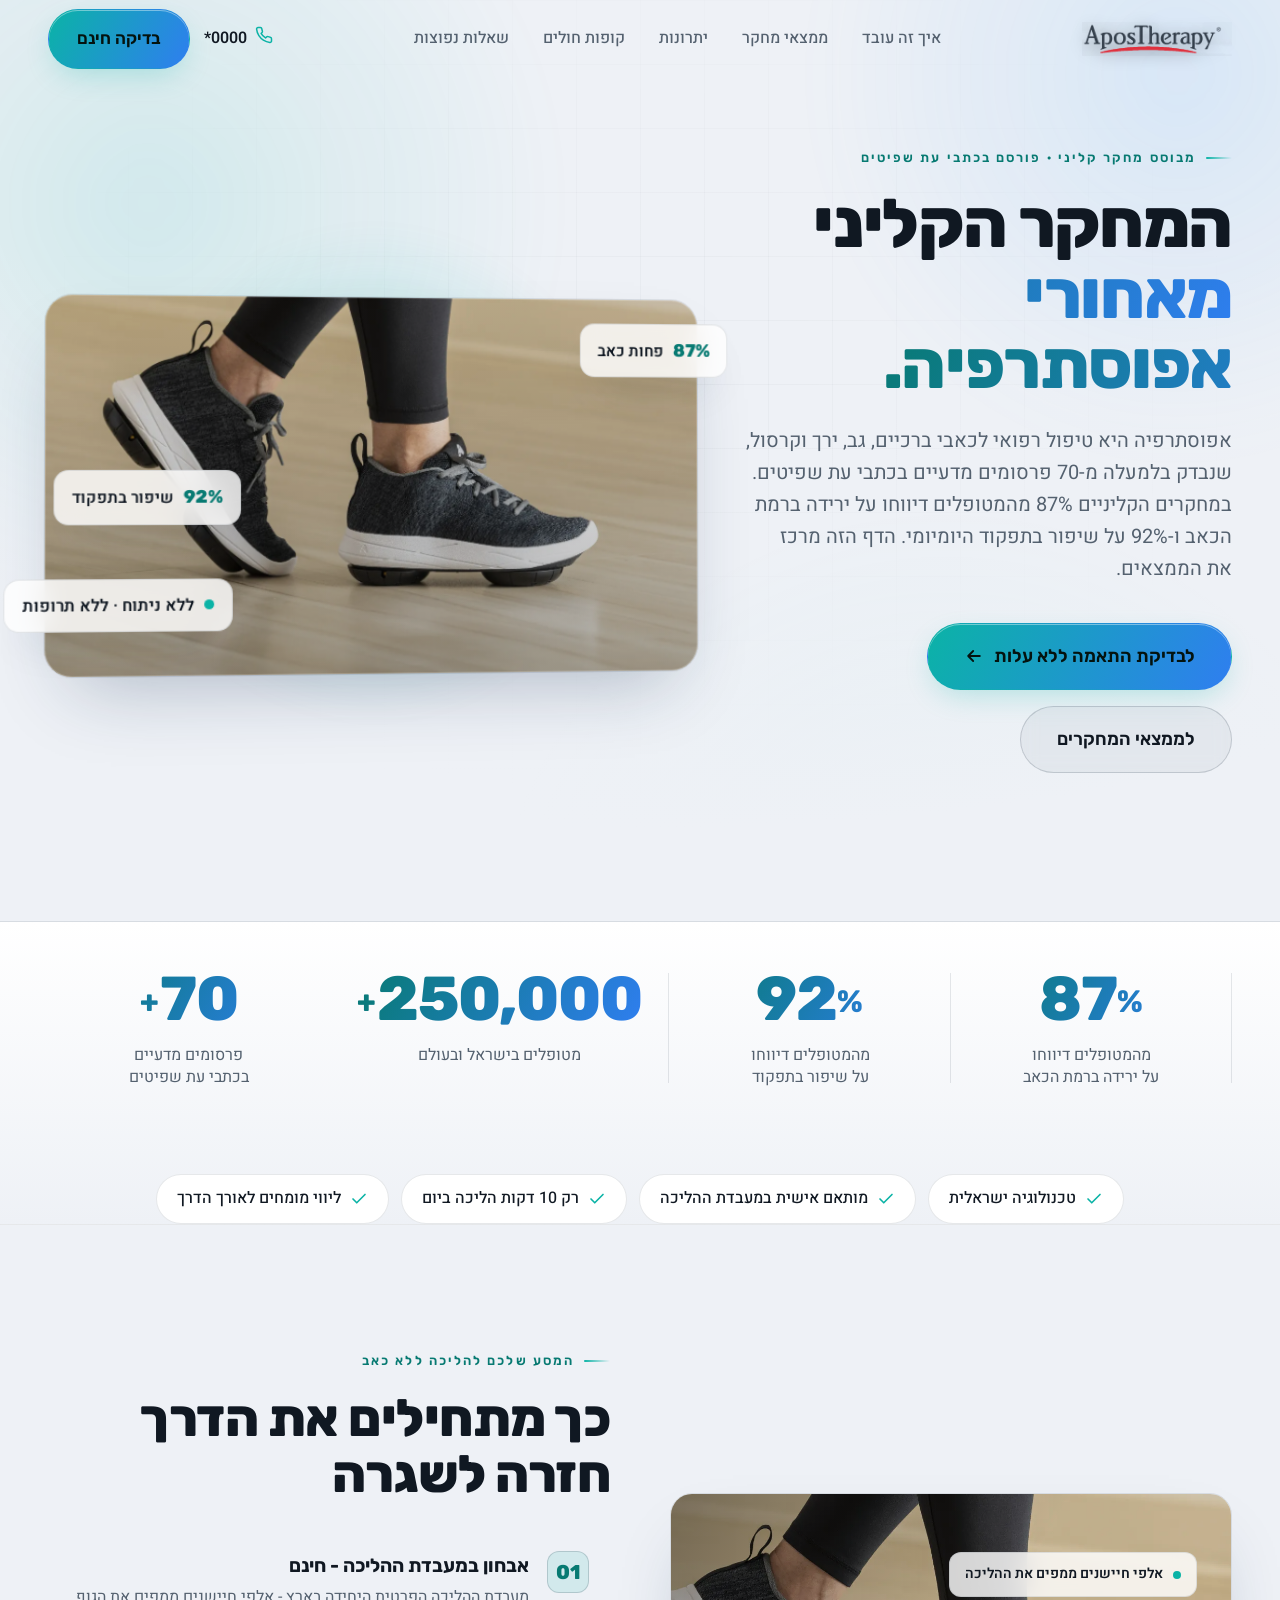
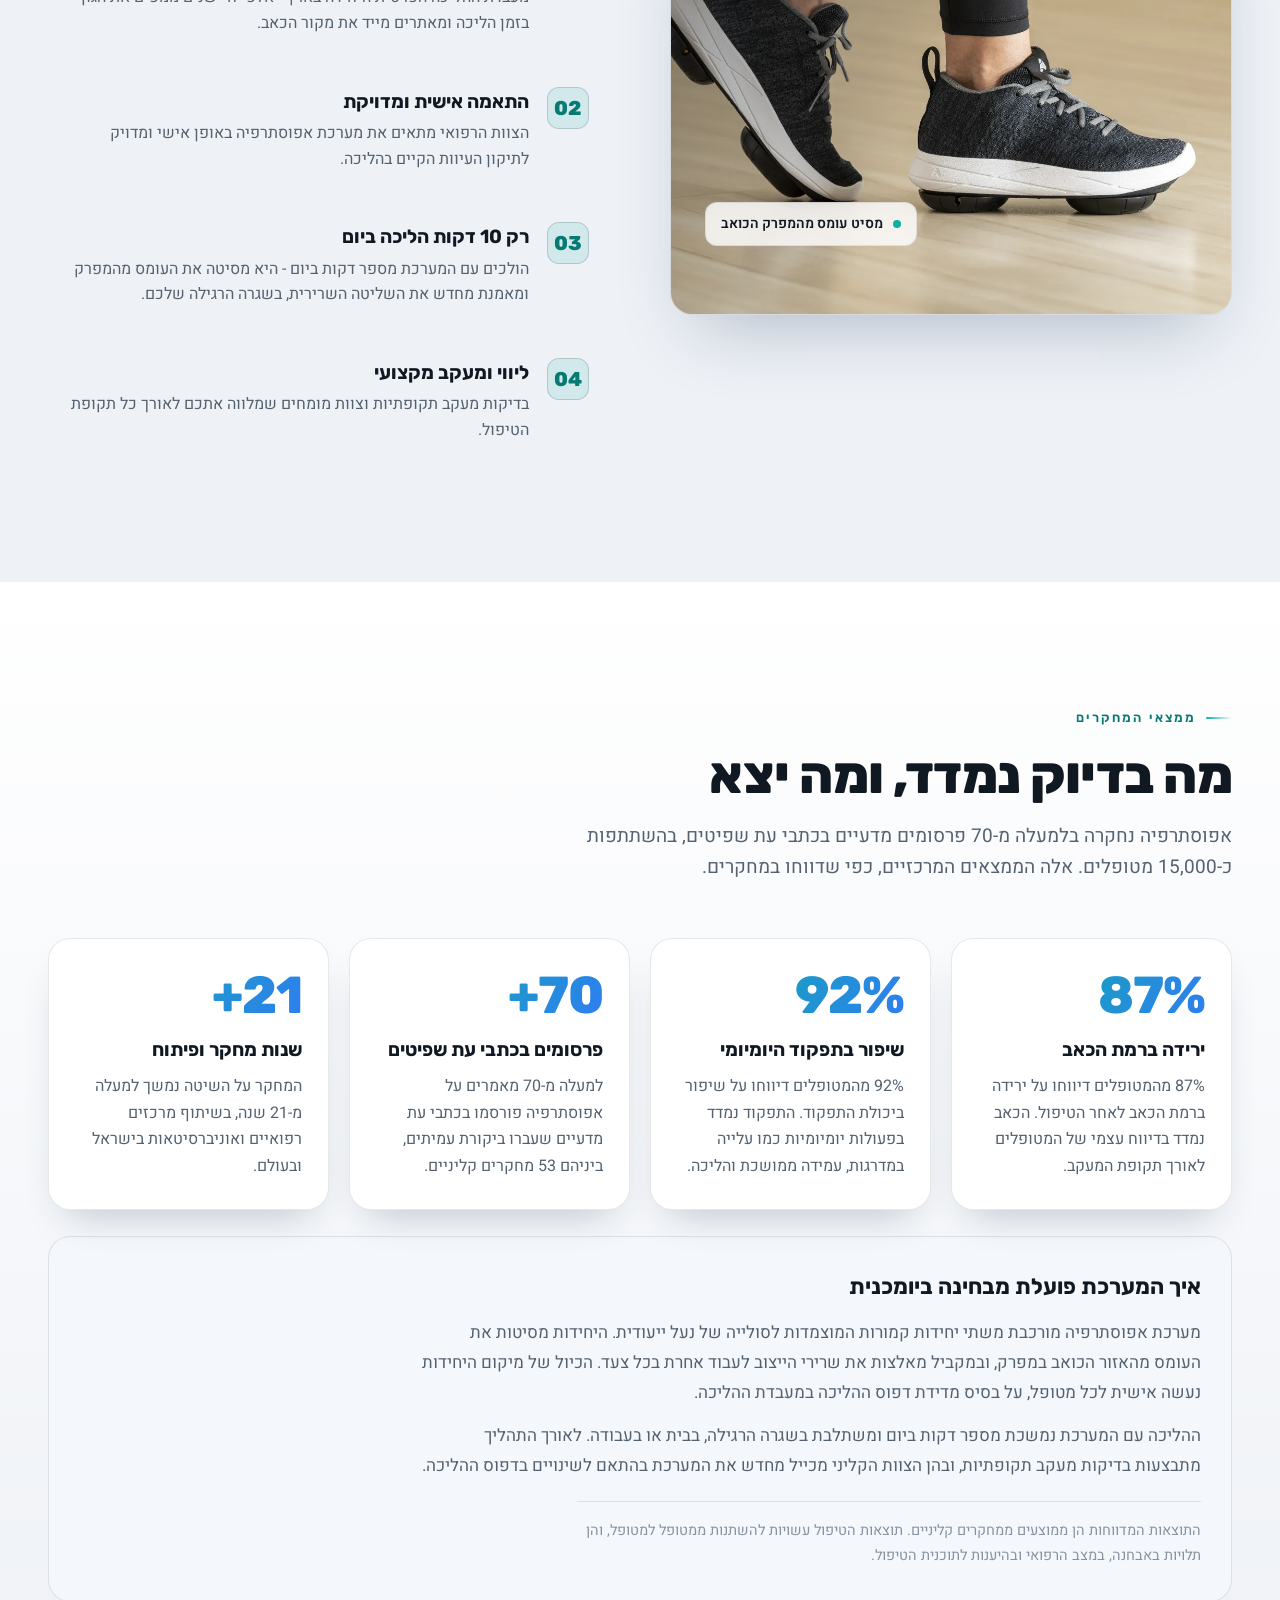
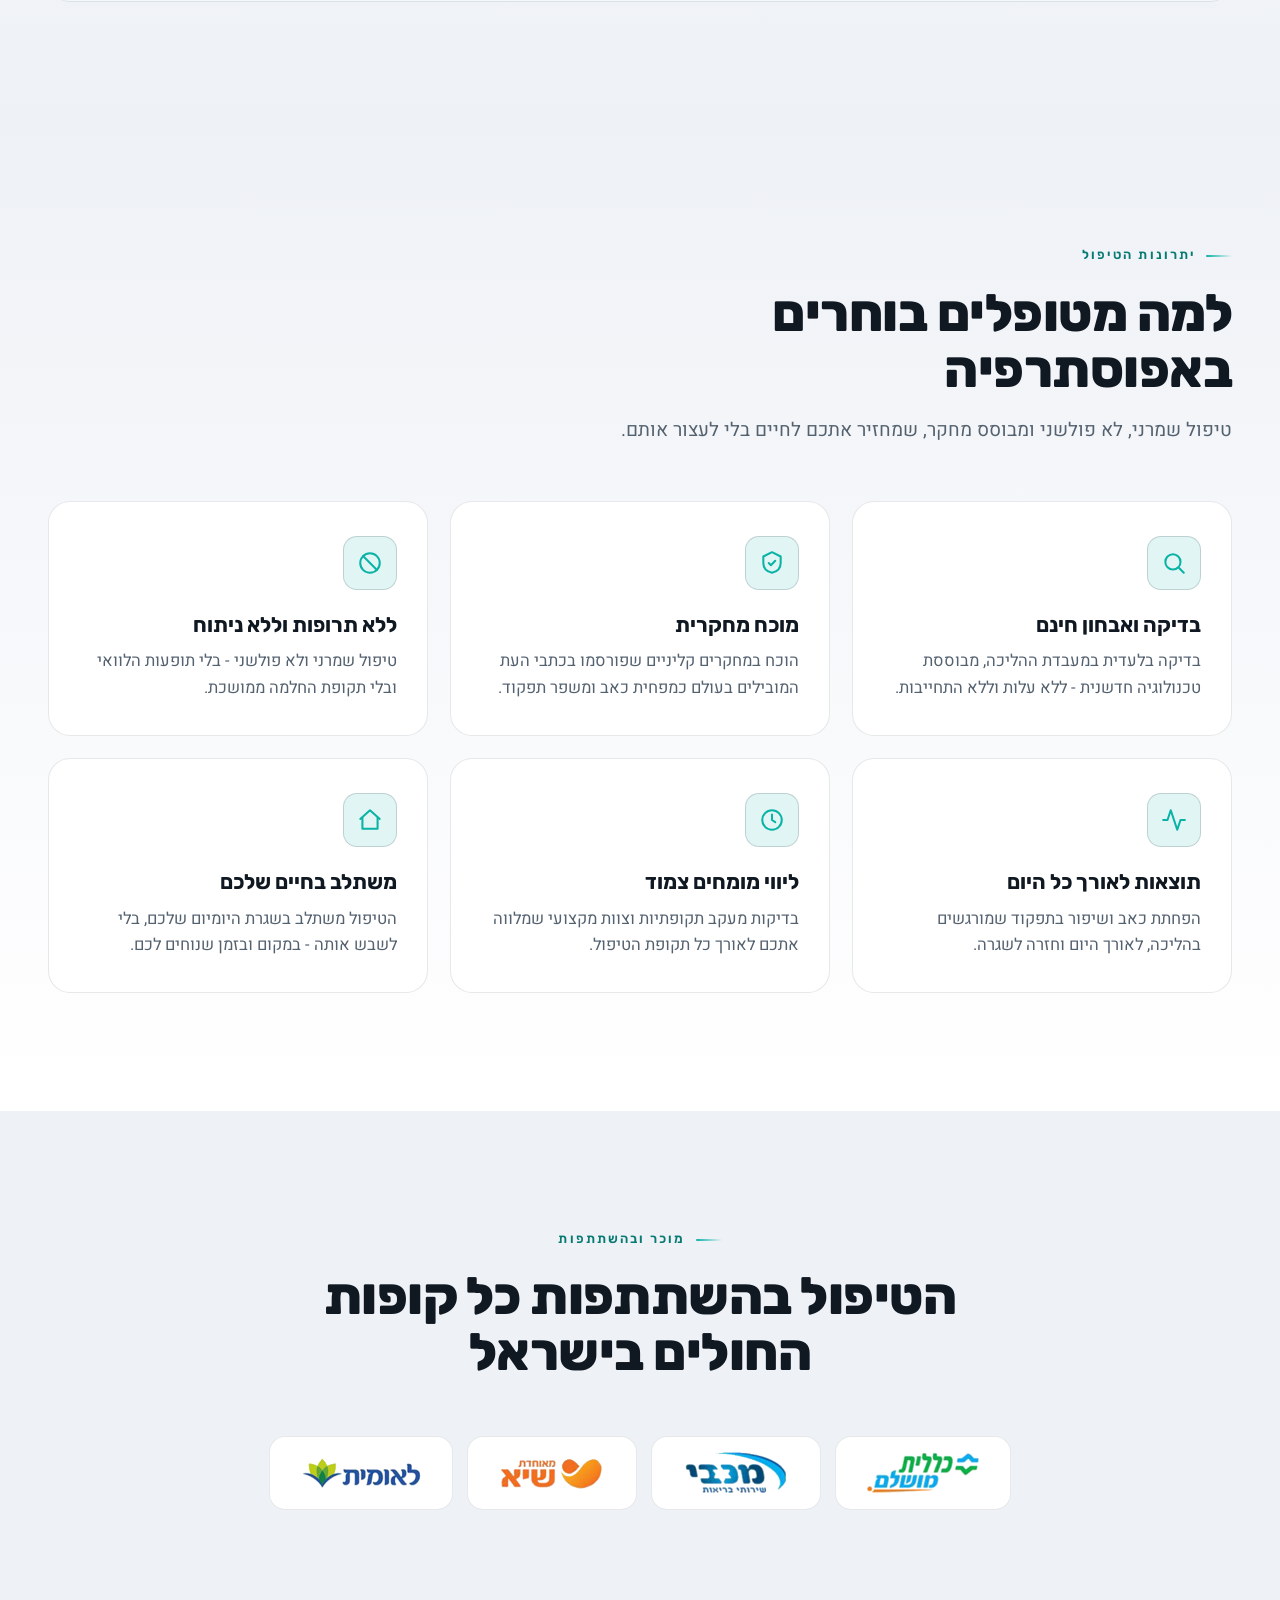
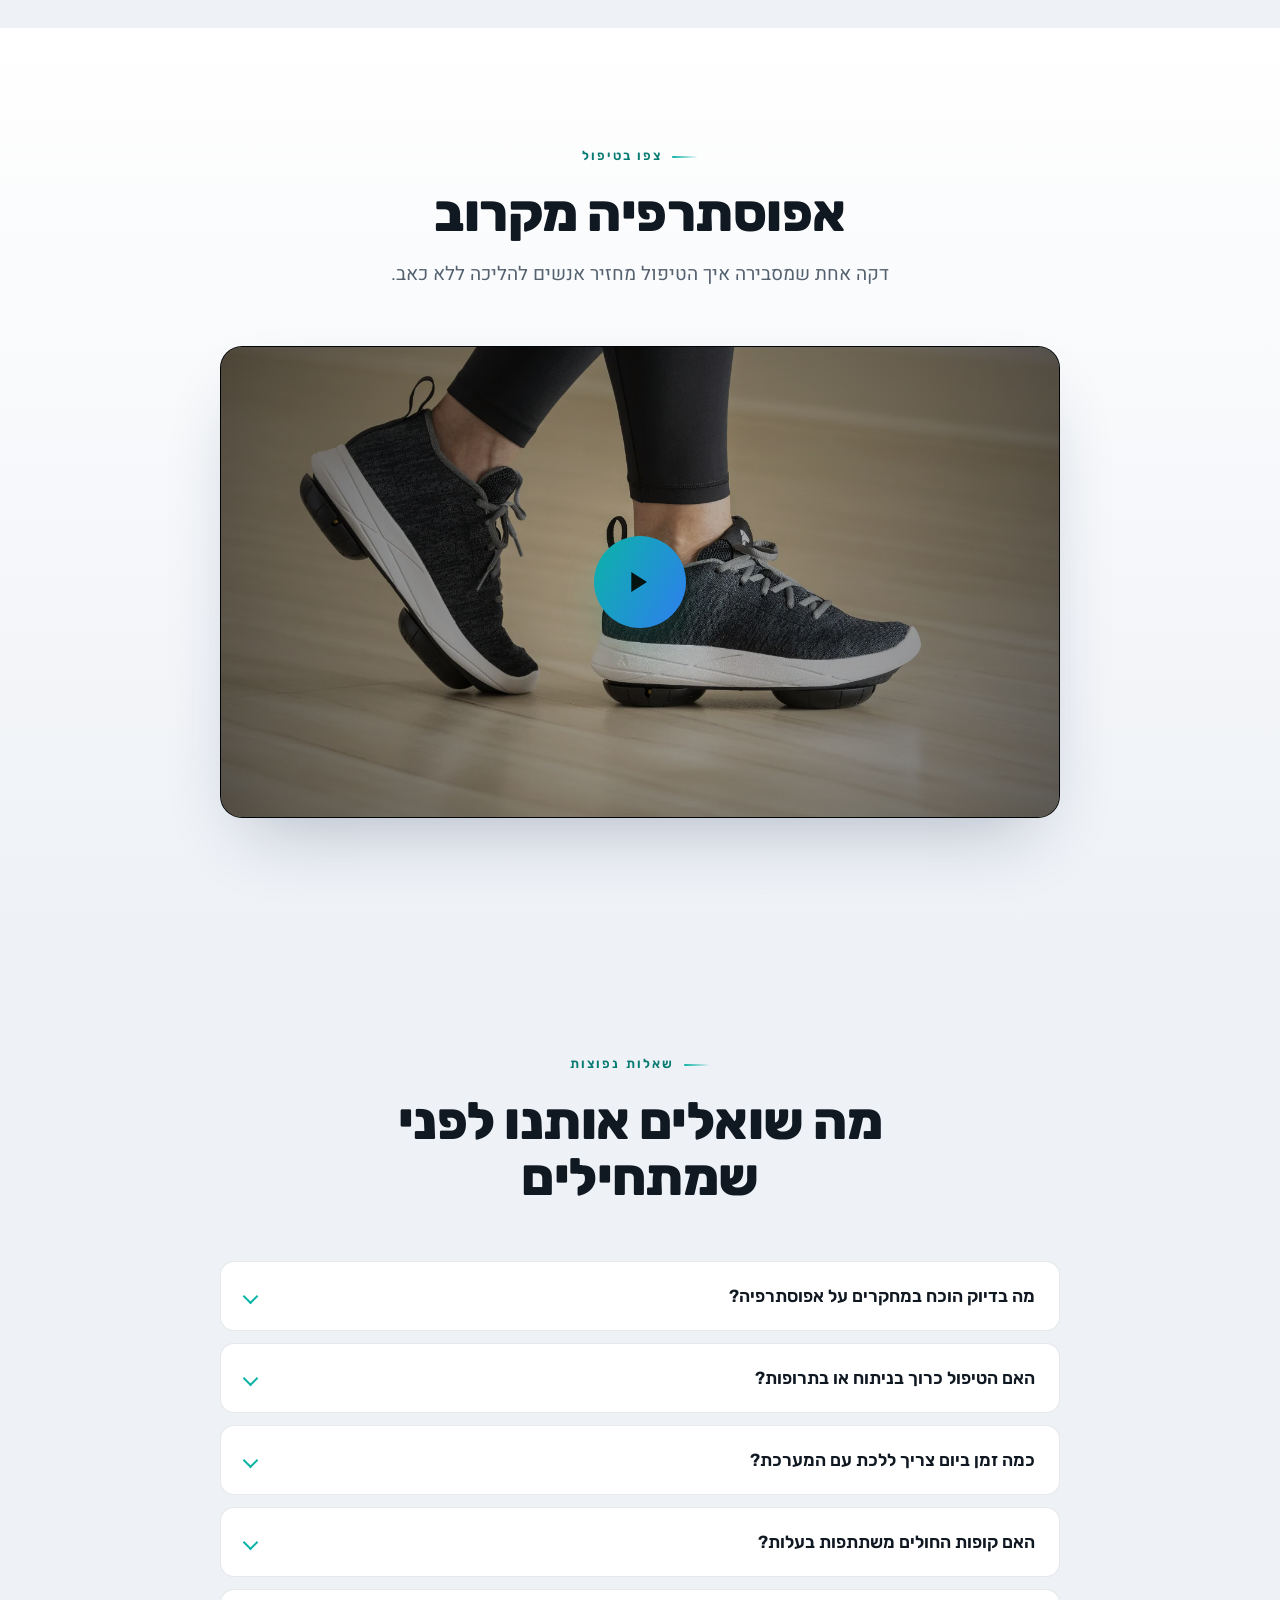
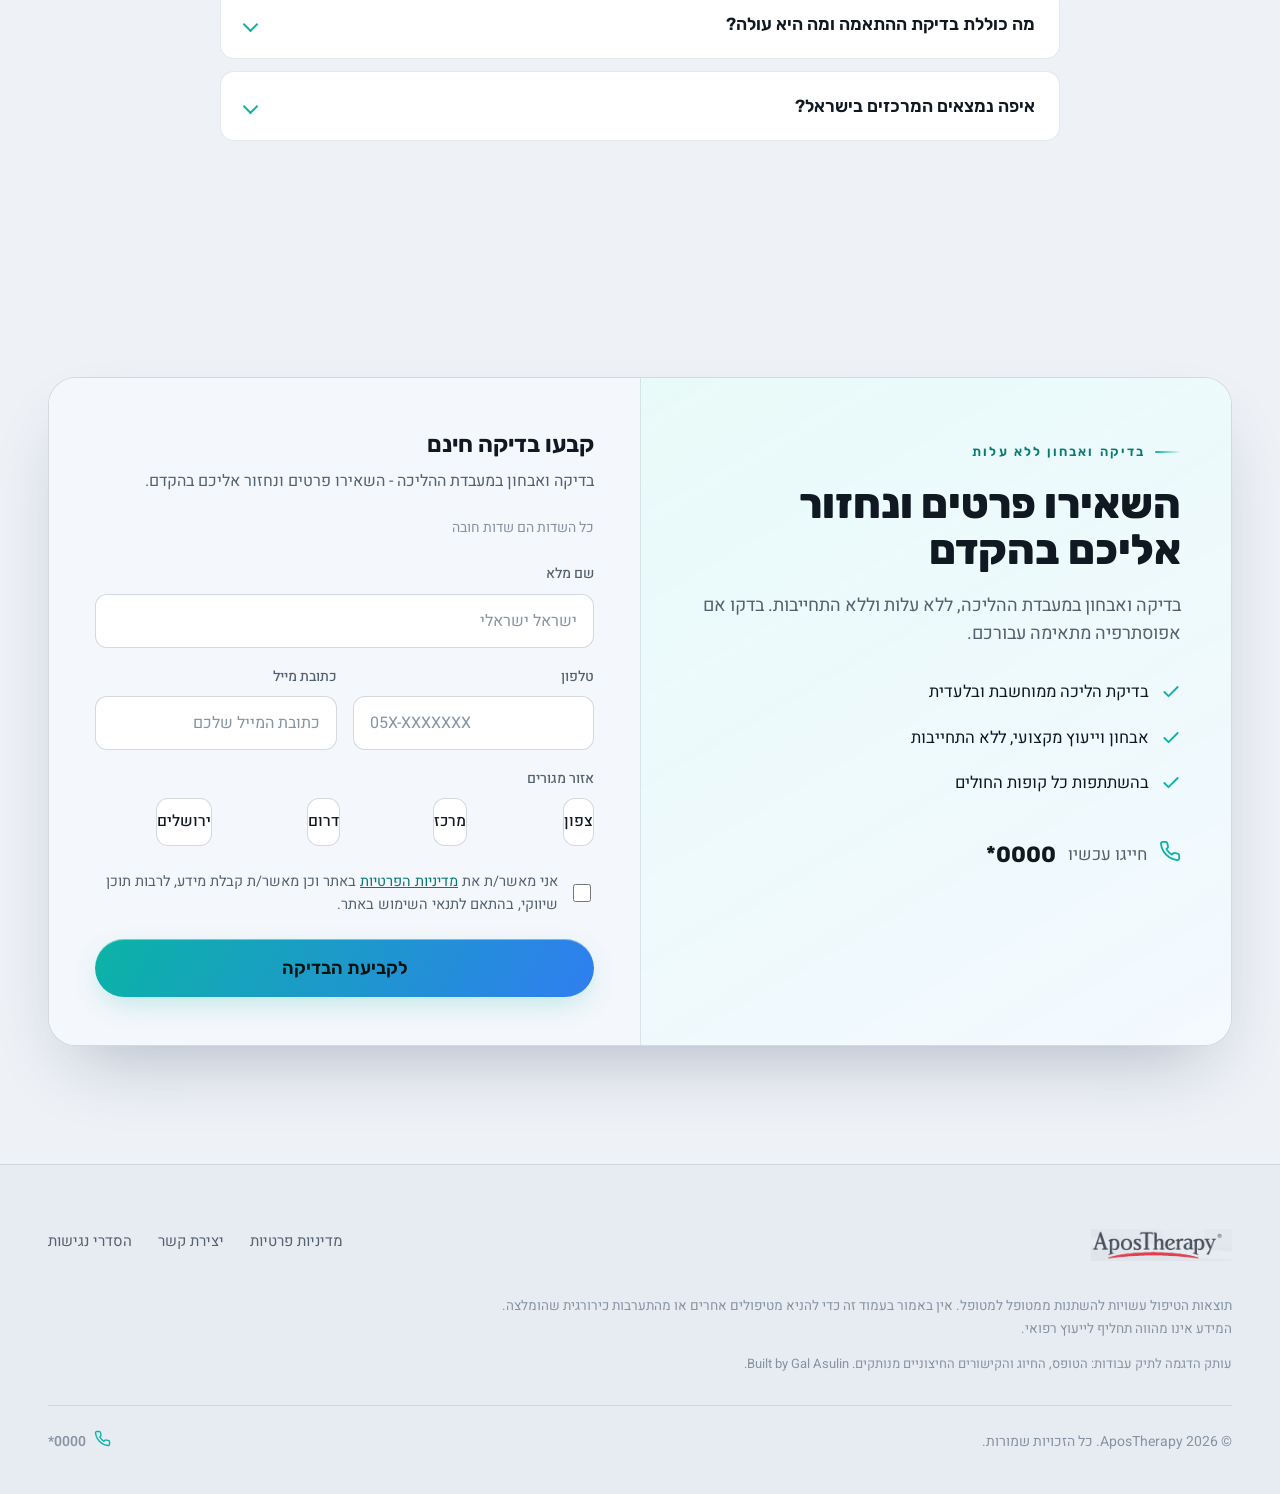
<file: index.html>
<!DOCTYPE html>
<!--
  AposTherapy research-led landing page - sanitized portfolio copy.
  Static build of the production PHP page: tag manager, the CRM lead endpoint,
  the third-party accessibility widget and every real phone number were removed.
  The form validates like production but never sends anything (demo-form.js).
-->
<html lang="he" dir="rtl" data-theme="light" data-font="tech">
<head>
<meta charset="UTF-8">
<meta name="viewport" content="width=device-width, initial-scale=1.0">

<title>המחקר מאחורי אפוסתרפיה: 87% דיווחו על פחות כאב</title>
<meta name="description" content="מה מראים המחקרים הקליניים על אפוסתרפיה: 87% מהמטופלים דיווחו על ירידה בכאב ו-92% על שיפור בתפקוד. למעלה מ-70 פרסומים בכתבי עת שפיטים ו-250,000 מטופלים בעולם.">

<!-- portfolio copy: kept out of search so it never competes with the live company page -->
<meta name="robots" content="noindex">
<link rel="canonical" href="https://galasulin.github.io/apostherapy-research-landing/">

<meta property="og:type" content="website">
<meta property="og:locale" content="he_IL">
<meta property="og:site_name" content="אפוסתרפיה">
<meta property="og:title" content="המחקר מאחורי אפוסתרפיה: 87% דיווחו על פחות כאב">
<meta property="og:description" content="87% דיווחו על ירידה בכאב, 92% על שיפור בתפקוד. למעלה מ-70 פרסומים בכתבי עת שפיטים. בדיקת התאמה ואבחון ללא עלות.">
<meta property="og:url" content="https://galasulin.github.io/apostherapy-research-landing/">
<meta property="og:image" content="https://galasulin.github.io/apostherapy-research-landing/images/share.png">
<meta property="og:image:width" content="1200">
<meta property="og:image:height" content="628">
<meta property="og:image:type" content="image/png">
<meta name="twitter:card" content="summary_large_image">
<meta name="twitter:title" content="המחקר מאחורי אפוסתרפיה: 87% דיווחו על פחות כאב">
<meta name="twitter:description" content="87% דיווחו על ירידה בכאב, 92% על שיפור בתפקוד. למעלה מ-70 פרסומים בכתבי עת שפיטים.">
<meta name="twitter:image" content="https://galasulin.github.io/apostherapy-research-landing/images/share.png">

<link rel="icon" type="image/svg+xml" href="./favicon.svg">
<link rel="preconnect" href="https://fonts.googleapis.com">
<link rel="preconnect" href="https://fonts.gstatic.com" crossorigin>
<link href="https://fonts.googleapis.com/css2?family=Rubik:wght@400;500;600;700;800&family=Heebo:wght@300;400;500;700;800&display=swap" rel="stylesheet">
<link rel="preload" as="image" href="./images/shoe-hero.webp" type="image/webp" fetchpriority="high">
<link rel="stylesheet" href="./style.css">

<script type="application/ld+json">
{
  "@context": "https://schema.org",
  "@graph": [
    {
      "@type": "WebPage",
      "@id": "https://galasulin.github.io/apostherapy-research-landing/#webpage",
      "url": "https://galasulin.github.io/apostherapy-research-landing/",
      "name": "המחקר מאחורי אפוסתרפיה: 87% דיווחו על פחות כאב",
      "description": "המחקרים הקליניים על אפוסתרפיה: 87% דיווחו על ירידה בכאב, 92% על שיפור בתפקוד, למעלה מ-70 פרסומים בכתבי עת שפיטים.",
      "inLanguage": "he-IL",
      "isPartOf": { "@id": "https://galasulin.github.io/apostherapy-research-landing/#website" },
      "about": { "@id": "https://www.apostherapy.co.il/#organization" }
    },
    {
      "@type": "WebSite",
      "@id": "https://galasulin.github.io/apostherapy-research-landing/#website",
      "url": "https://galasulin.github.io/apostherapy-research-landing/",
      "name": "אפוסתרפיה",
      "inLanguage": "he-IL",
      "publisher": { "@id": "https://www.apostherapy.co.il/#organization" }
    },
    {
      "@type": "Organization",
      "@id": "https://www.apostherapy.co.il/#organization",
      "name": "אפוסתרפיה",
      "url": "https://www.apostherapy.co.il/"
    },
    {
      "@type": "FAQPage",
      "@id": "https://galasulin.github.io/apostherapy-research-landing/#faq",
      "isPartOf": { "@id": "https://galasulin.github.io/apostherapy-research-landing/#webpage" },
      "mainEntity": [
        {
          "@type": "Question",
          "name": "מה בדיוק הוכח במחקרים על אפוסתרפיה?",
          "acceptedAnswer": {
            "@type": "Answer",
            "text": "במחקרים קליניים שפורסמו בכתבי עת שפיטים, 87% מהמטופלים דיווחו על ירידה ברמת הכאב ו-92% דיווחו על שיפור בתפקוד היומיומי. הטיפול נחקר בלמעלה מ-70 פרסומים מדעיים."
          }
        },
        {
          "@type": "Question",
          "name": "האם הטיפול כרוך בניתוח או בתרופות?",
          "acceptedAnswer": {
            "@type": "Answer",
            "text": "לא. אפוסתרפיה היא טיפול שמרני ולא פולשני. הוא מבוסס על מערכת הליכה ביומכנית הנלבשת על הרגל, ללא ניתוח וללא תרופות."
          }
        },
        {
          "@type": "Question",
          "name": "כמה זמן ביום צריך ללכת עם המערכת?",
          "acceptedAnswer": {
            "@type": "Answer",
            "text": "ההליכה עם המערכת נמשכת מספר דקות ביום ומשתלבת בשגרה הרגילה, בבית או בעבודה. משך ההליכה המדויק נקבע אישית על ידי הצוות הקליני."
          }
        },
        {
          "@type": "Question",
          "name": "האם קופות החולים משתתפות בעלות?",
          "acceptedAnswer": {
            "@type": "Answer",
            "text": "כן. הטיפול באפוסתרפיה מוכר ובהשתתפות כל קופות החולים בישראל: כללית, מכבי, מאוחדת ולאומית. גובה ההשתתפות משתנה בין הקופות והמסלולים."
          }
        },
        {
          "@type": "Question",
          "name": "איפה נמצאים המרכזים בישראל?",
          "acceptedAnswer": {
            "@type": "Answer",
            "text": "לאפוסתרפיה חמישה מרכזים בישראל: הרצליה, חיפה, ירושלים, ראשון לציון ואשקלון. שעות הפעילות משתנות בין המרכזים, והנציג שיחזור אליכם יתאם את הפגישה במרכז הקרוב אליכם."
          }
        },
        {
          "@type": "Question",
          "name": "מה כוללת בדיקת ההתאמה ומה היא עולה?",
          "acceptedAnswer": {
            "@type": "Answer",
            "text": "בדיקת ההתאמה כוללת אבחון במעבדת ההליכה, שבו מערכת ממוחשבת מודדת את דפוס ההליכה ומאתרת את מקור הכאב, ולאחריה ייעוץ מקצועי. הבדיקה ניתנת ללא עלות וללא התחייבות."
          }
        }
      ]
    }
  ]
}
</script>

</head>
<body data-fx="normal">
<a class="skip-link" href="#top">דילוג לתוכן הראשי</a>

<!-- ===== NAV ===== -->
<header class="nav">
  <div class="wrap nav-inner">
    <a href="#top" aria-label="אפוסתרפיה"><img class="nav-logo" src="./images/logo-dark.png" alt="אפוסתרפיה" width="660" height="150" fetchpriority="high" decoding="async"></a>
    <nav class="nav-links" aria-label="ניווט ראשי">
      <a href="#how">איך זה עובד</a>
      <a href="#evidence">ממצאי מחקר</a>
      <a href="#benefits">יתרונות</a>
      <a href="#funds">קופות חולים</a>
      <a href="#faq">שאלות נפוצות</a>
    </nav>
    <div class="nav-cta">
      <a class="nav-phone call-btn" href="#lead" role="button" data-demo-phone><span class="ic" aria-hidden="true"><svg width="18" height="18" viewBox="0 0 24 24" fill="none" stroke="currentColor" stroke-width="2" stroke-linecap="round" stroke-linejoin="round"><path d="M22 16.92v3a2 2 0 0 1-2.18 2 19.8 19.8 0 0 1-8.63-3.07 19.5 19.5 0 0 1-6-6 19.8 19.8 0 0 1-3.07-8.67A2 2 0 0 1 4.11 2h3a2 2 0 0 1 2 1.72c.13.96.36 1.9.7 2.81a2 2 0 0 1-.45 2.11L8.09 9.91a16 16 0 0 0 6 6l1.27-1.27a2 2 0 0 1 2.11-.45c.91.34 1.85.57 2.81.7A2 2 0 0 1 22 16.92z"/></svg></span><span class="demo-num">*0000</span></a>
      <a class="btn btn-primary" href="#lead">בדיקה חינם</a>
    </div>
  </div>
</header>

<main id="top">

<!-- ===== HERO ===== -->
<section class="hero" data-screen-label="הירו">
  <div class="hero-bg">
    <div class="mesh"></div>
    <div class="grid"></div>
    <div class="vignette"></div>
  </div>
  <div class="wrap hero-grid">
    <div class="hero-copy">
      <span class="eyebrow reveal">מבוסס מחקר קליני · פורסם בכתבי עת שפיטים</span>
      <h1 class="reveal" data-d="1">המחקר הקליני<br><span class="grad">מאחורי אפוסתרפיה.</span></h1>
      <p class="hero-sub reveal" data-d="2">אפוסתרפיה היא טיפול רפואי לכאבי ברכיים, גב, ירך וקרסול, שנבדק בלמעלה מ-70 פרסומים מדעיים בכתבי עת שפיטים. במחקרים הקליניים 87% מהמטופלים דיווחו על ירידה ברמת הכאב ו-92% על שיפור בתפקוד היומיומי. הדף הזה מרכז את הממצאים.</p>
      <div class="hero-actions reveal" data-d="3">
        <a class="btn btn-primary btn-lg" href="#lead">לבדיקת התאמה ללא עלות
          <svg width="20" height="20" viewBox="0 0 24 24" fill="none" stroke="currentColor" stroke-width="2.2" stroke-linecap="round" stroke-linejoin="round"><path d="M19 12H5M11 6l-6 6 6 6"/></svg>
        </a>
        <a class="btn btn-ghost btn-lg" href="#evidence">לממצאי המחקרים</a>
      </div>
      <div class="hero-trust reveal" data-d="4">
        <span><b>250,000+</b> מטופלים</span><span class="dot"></span>
        <span>בהשתתפות <b>כל קופות החולים</b></span><span class="dot"></span>
        <span>מוכח <b>מחקרית</b></span>
      </div>
    </div>

    <div class="stage" data-hero-mode="orbit" aria-hidden="true">
      <div class="stage-glow"></div>
      <div class="orbit-ring"></div>
      <div class="stage-floor"></div>
      <div class="shoe3d">
        <div class="shoe3d-inner">
          <div class="shoe-card">
            <div class="img"></div>
            <div class="grad"></div>
            <div class="sheen"></div>
            <div class="ring"></div>
          </div>
          <div class="shoe-shadow"></div>
          <div class="chip chip-a"><span class="num">87%</span> פחות כאב</div>
          <div class="chip chip-b"><span class="pulse"></span> ללא ניתוח · ללא תרופות</div>
          <div class="chip chip-c"><span class="num">92%</span> שיפור בתפקוד</div>
        </div>
      </div>
    </div>
  </div>
</section>

<!-- ===== STATS ===== -->
<section class="stats" data-screen-label="נתונים">
  <div class="wrap">
    <div class="stats-grid">
      <div class="stat reveal"><div class="num"><span data-count="87">0</span><span class="suf">%</span></div><div class="lbl">מהמטופלים דיווחו על ירידה ברמת הכאב</div></div>
      <div class="stat reveal" data-d="1"><div class="num"><span data-count="92">0</span><span class="suf">%</span></div><div class="lbl">מהמטופלים דיווחו על שיפור בתפקוד</div></div>
      <div class="stat reveal" data-d="2"><div class="num"><span data-count="250000">0</span><span class="suf">+</span></div><div class="lbl">מטופלים בישראל ובעולם</div></div>
      <div class="stat reveal" data-d="3"><div class="num"><span data-count="70">0</span><span class="suf">+</span></div><div class="lbl">פרסומים מדעיים בכתבי עת שפיטים</div></div>
    </div>
    <div class="chips-row reveal">
      <span class="feat-chip"><span class="ic"><svg width="18" height="18" viewBox="0 0 24 24" fill="none" stroke="currentColor" stroke-width="2.2" stroke-linecap="round" stroke-linejoin="round"><path d="M20 6 9 17l-5-5"/></svg></span>טכנולוגיה ישראלית</span>
      <span class="feat-chip"><span class="ic"><svg width="18" height="18" viewBox="0 0 24 24" fill="none" stroke="currentColor" stroke-width="2.2" stroke-linecap="round" stroke-linejoin="round"><path d="M20 6 9 17l-5-5"/></svg></span>מותאם אישית במעבדת ההליכה</span>
      <span class="feat-chip"><span class="ic"><svg width="18" height="18" viewBox="0 0 24 24" fill="none" stroke="currentColor" stroke-width="2.2" stroke-linecap="round" stroke-linejoin="round"><path d="M20 6 9 17l-5-5"/></svg></span>רק 10 דקות הליכה ביום</span>
      <span class="feat-chip"><span class="ic"><svg width="18" height="18" viewBox="0 0 24 24" fill="none" stroke="currentColor" stroke-width="2.2" stroke-linecap="round" stroke-linejoin="round"><path d="M20 6 9 17l-5-5"/></svg></span>ליווי מומחים לאורך הדרך</span>
    </div>
  </div>
</section>

<!-- ===== HOW IT WORKS ===== -->
<section class="section" id="how" data-screen-label="איך זה עובד">
  <div class="wrap approach-grid">
    <div class="reveal">
      <div class="device-visual">
        <picture>
          <source srcset="./images/shoe-hero.webp" type="image/webp">
          <img src="./images/shoe-hero.jpg" alt="נעלי הטיפול של אפוסתרפיה" width="1740" height="1000" loading="lazy" decoding="async">
        </picture>
        <div class="scrim"></div>
        <div class="callout c1"><span class="pulse"></span>אלפי חיישנים ממפים את ההליכה</div>
        <div class="callout c2"><span class="pulse"></span>מסיט עומס מהמפרק הכואב</div>
      </div>
    </div>
    <div>
      <span class="eyebrow reveal">המסע שלכם להליכה ללא כאב</span>
      <h2 class="reveal" data-d="1" style="font-family:var(--font-display);font-weight:800;font-size:clamp(30px,4.4vw,52px);line-height:1.08;letter-spacing:-.01em;margin:18px 0 0">כך מתחילים את הדרך חזרה לשגרה</h2>
      <div class="approach-list">
        <div class="approach-item reveal" data-d="1">
          <div class="idx">01</div>
          <div><h4>אבחון במעבדת ההליכה - חינם</h4><p>מעבדת ההליכה הפרטית היחידה בארץ - אלפי חיישנים ממפים את הגוף בזמן הליכה ומאתרים מייד את מקור הכאב.</p></div>
        </div>
        <div class="approach-item reveal" data-d="2">
          <div class="idx">02</div>
          <div><h4>התאמה אישית ומדויקת</h4><p>הצוות הרפואי מתאים את מערכת אפוסתרפיה באופן אישי ומדויק לתיקון העיוות הקיים בהליכה.</p></div>
        </div>
        <div class="approach-item reveal" data-d="3">
          <div class="idx">03</div>
          <div><h4>רק 10 דקות הליכה ביום</h4><p>הולכים עם המערכת מספר דקות ביום - היא מסיטה את העומס מהמפרק ומאמנת מחדש את השליטה השרירית, בשגרה הרגילה שלכם.</p></div>
        </div>
        <div class="approach-item reveal" data-d="4">
          <div class="idx">04</div>
          <div><h4>ליווי ומעקב מקצועי</h4><p>בדיקות מעקב תקופתיות וצוות מומחים שמלווה אתכם לאורך כל תקופת הטיפול.</p></div>
        </div>
      </div>
    </div>
  </div>
</section>

<!-- ===== EVIDENCE (clinical proof - the angle of this page) ===== -->
<section class="section evidence" id="evidence" data-screen-label="ממצאי מחקר">
  <div class="wrap">
    <div class="section-head reveal">
      <span class="eyebrow">ממצאי המחקרים</span>
      <h2>מה בדיוק נמדד, ומה יצא</h2>
      <p>אפוסתרפיה נחקרה בלמעלה מ-70 פרסומים מדעיים בכתבי עת שפיטים, בהשתתפות כ-15,000 מטופלים. אלה הממצאים המרכזיים, כפי שדווחו במחקרים.</p>
    </div>

    <div class="ev-grid">
      <article class="ev-card reveal">
        <div class="ev-num">87%</div>
        <h3>ירידה ברמת הכאב</h3>
        <p>87% מהמטופלים דיווחו על ירידה ברמת הכאב לאחר הטיפול. הכאב נמדד בדיווח עצמי של המטופלים לאורך תקופת המעקב.</p>
      </article>

      <article class="ev-card reveal" data-d="1">
        <div class="ev-num">92%</div>
        <h3>שיפור בתפקוד היומיומי</h3>
        <p>92% מהמטופלים דיווחו על שיפור ביכולת התפקוד. התפקוד נמדד בפעולות יומיומיות כמו עלייה במדרגות, עמידה ממושכת והליכה.</p>
      </article>

      <article class="ev-card reveal" data-d="2">
        <div class="ev-num">70+</div>
        <h3>פרסומים בכתבי עת שפיטים</h3>
        <p>למעלה מ-70 מאמרים על אפוסתרפיה פורסמו בכתבי עת מדעיים שעברו ביקורת עמיתים, ביניהם 53 מחקרים קליניים.</p>
      </article>

      <article class="ev-card reveal" data-d="3">
        <div class="ev-num">21+</div>
        <h3>שנות מחקר ופיתוח</h3>
        <p>המחקר על השיטה נמשך למעלה מ-21 שנה, בשיתוף מרכזים רפואיים ואוניברסיטאות בישראל ובעולם.</p>
      </article>
    </div>

    <div class="ev-note reveal">
      <h3>איך המערכת פועלת מבחינה ביומכנית</h3>
      <p>מערכת אפוסתרפיה מורכבת משתי יחידות קמורות המוצמדות לסולייה של נעל ייעודית. היחידות מסיטות את העומס מהאזור הכואב במפרק, ובמקביל מאלצות את שרירי הייצוב לעבוד אחרת בכל צעד. הכיול של מיקום היחידות נעשה אישית לכל מטופל, על בסיס מדידת דפוס ההליכה במעבדת ההליכה.</p>
      <p>ההליכה עם המערכת נמשכת מספר דקות ביום ומשתלבת בשגרה הרגילה, בבית או בעבודה. לאורך התהליך מתבצעות בדיקות מעקב תקופתיות, ובהן הצוות הקליני מכייל מחדש את המערכת בהתאם לשינויים בדפוס ההליכה.</p>
      <p class="ev-disc">התוצאות המדווחות הן ממוצעים ממחקרים קליניים. תוצאות הטיפול עשויות להשתנות ממטופל למטופל, והן תלויות באבחנה, במצב הרפואי ובהיענות לתוכנית הטיפול.</p>
    </div>
  </div>
</section>

<!-- ===== BENEFITS ===== -->
<section class="section" id="benefits" data-screen-label="יתרונות" style="background:linear-gradient(180deg,var(--bg-0),var(--bg-1))">
  <div class="wrap">
    <div class="section-head reveal">
      <span class="eyebrow">יתרונות הטיפול</span>
      <h2>למה מטופלים בוחרים באפוסתרפיה</h2>
      <p>טיפול שמרני, לא פולשני ומבוסס מחקר, שמחזיר אתכם לחיים בלי לעצור אותם.</p>
    </div>
    <div class="bene-grid">
      <article class="bene reveal">
        <div class="icw"><svg width="26" height="26" viewBox="0 0 24 24" fill="none" stroke="currentColor" stroke-width="1.9" stroke-linecap="round" stroke-linejoin="round"><circle cx="11" cy="11" r="7"/><path d="M21 21l-4.3-4.3"/></svg></div>
        <h3>בדיקה ואבחון חינם</h3>
        <p>בדיקה בלעדית במעבדת ההליכה, מבוססת טכנולוגיה חדשנית - ללא עלות וללא התחייבות.</p>
      </article>
      <article class="bene reveal" data-d="1">
        <div class="icw"><svg width="26" height="26" viewBox="0 0 24 24" fill="none" stroke="currentColor" stroke-width="1.9" stroke-linecap="round" stroke-linejoin="round"><path d="M12 2 4 6v6c0 5 3.5 8 8 9 4.5-1 8-4 8-9V6z"/><path d="M9 12l2 2 4-4"/></svg></div>
        <h3>מוכח מחקרית</h3>
        <p>הוכח במחקרים קליניים שפורסמו בכתבי העת המובילים בעולם כמפחית כאב ומשפר תפקוד.</p>
      </article>
      <article class="bene reveal" data-d="2">
        <div class="icw"><svg width="26" height="26" viewBox="0 0 24 24" fill="none" stroke="currentColor" stroke-width="1.9" stroke-linecap="round" stroke-linejoin="round"><circle cx="12" cy="12" r="9"/><path d="M5.6 5.6l12.8 12.8"/></svg></div>
        <h3>ללא תרופות וללא ניתוח</h3>
        <p>טיפול שמרני ולא פולשני - בלי תופעות הלוואי ובלי תקופת החלמה ממושכת.</p>
      </article>
      <article class="bene reveal">
        <div class="icw"><svg width="26" height="26" viewBox="0 0 24 24" fill="none" stroke="currentColor" stroke-width="1.9" stroke-linecap="round" stroke-linejoin="round"><path d="M22 12h-4l-3 9L9 3l-3 9H2"/></svg></div>
        <h3>תוצאות לאורך כל היום</h3>
        <p>הפחתת כאב ושיפור בתפקוד שמורגשים בהליכה, לאורך היום וחזרה לשגרה.</p>
      </article>
      <article class="bene reveal" data-d="1">
        <div class="icw"><svg width="26" height="26" viewBox="0 0 24 24" fill="none" stroke="currentColor" stroke-width="1.9" stroke-linecap="round" stroke-linejoin="round"><circle cx="12" cy="12" r="9"/><path d="M12 7v5l3 2"/></svg></div>
        <h3>ליווי מומחים צמוד</h3>
        <p>בדיקות מעקב תקופתיות וצוות מקצועי שמלווה אתכם לאורך כל תקופת הטיפול.</p>
      </article>
      <article class="bene reveal" data-d="2">
        <div class="icw"><svg width="26" height="26" viewBox="0 0 24 24" fill="none" stroke="currentColor" stroke-width="1.9" stroke-linecap="round" stroke-linejoin="round"><path d="M3 11l9-8 9 8"/><path d="M5 10v10h14V10"/></svg></div>
        <h3>משתלב בחיים שלכם</h3>
        <p>הטיפול משתלב בשגרת היומיום שלכם, בלי לשבש אותה - במקום ובזמן שנוחים לכם.</p>
      </article>
    </div>
  </div>
</section>

<!-- ===== FUNDS ===== -->
<section class="section funds" id="funds" data-screen-label="קופות חולים">
  <div class="wrap">
    <div class="section-head reveal" style="margin-inline:auto;text-align:center">
      <span class="eyebrow" style="justify-content:center;display:flex">מוכר ובהשתתפות</span>
      <h2>הטיפול בהשתתפות כל קופות החולים בישראל</h2>
    </div>
    <div class="funds-row reveal" data-d="1">
      <div class="fund"><img class="fund-logo" src="./images/kpth-logo-04.png" alt="כללית מושלם" width="209" height="75" loading="lazy" decoding="async" onerror="this.style.display='none';this.nextElementSibling.style.display='flex'"><span class="fund-name">כללית</span></div>
      <div class="fund"><img class="fund-logo" src="./images/kpth-logo-05.png" alt="מכבי שירותי בריאות" width="197" height="75" loading="lazy" decoding="async" onerror="this.style.display='none';this.nextElementSibling.style.display='flex'"><span class="fund-name">מכבי</span></div>
      <div class="fund"><img class="fund-logo" src="./images/kpth-logo-02.png" alt="מאוחדת" width="190" height="75" loading="lazy" decoding="async" onerror="this.style.display='none';this.nextElementSibling.style.display='flex'"><span class="fund-name">מאוחדת</span></div>
      <div class="fund"><img class="fund-logo" src="./images/kpth-logo-03.png" alt="לאומית" width="241" height="75" loading="lazy" decoding="async" onerror="this.style.display='none';this.nextElementSibling.style.display='flex'"><span class="fund-name">לאומית</span></div>
    </div>
  </div>
</section>

<!-- ===== VIDEO ===== -->
<section class="section" id="video" data-screen-label="וידאו" style="background:linear-gradient(180deg,var(--bg-1),var(--bg-0))">
  <div class="wrap">
    <div class="section-head reveal" style="margin-inline:auto;text-align:center;max-width:640px">
      <span class="eyebrow" style="justify-content:center;display:flex">צפו בטיפול</span>
      <h2>אפוסתרפיה מקרוב</h2>
      <p style="margin-inline:auto">דקה אחת שמסבירה איך הטיפול מחזיר אנשים להליכה ללא כאב.</p>
    </div>
    <div class="reveal" data-d="1" style="position:relative">
      <div class="video-glow"></div>
      <div class="video-shell">
        <!-- click-to-load video: nothing is requested from YouTube until the visitor presses play -->
        <img class="poster" src="./images/shoe-hero.webp" alt="" width="1400" height="805" loading="lazy" decoding="async">
        <div class="vscrim"></div>
        <button type="button" class="play video-facade" data-yt="293a6Ij3dy0" data-title="אפוסתרפיה מקרוב" aria-label="הפעלת הסרטון (נטען מ-YouTube בלחיצה)"><svg width="34" height="34" viewBox="0 0 24 24" fill="#04130f" aria-hidden="true"><path d="M8 5v14l11-7z"/></svg></button>
      </div>
    </div>
  </div>
</section>

<!-- ===== FAQ (visible content backing the FAQPage schema) ===== -->
<section class="section faq" id="faq" data-screen-label="שאלות נפוצות">
  <div class="wrap">
    <div class="section-head reveal" style="margin-inline:auto;text-align:center;max-width:680px">
      <span class="eyebrow" style="justify-content:center;display:flex">שאלות נפוצות</span>
      <h2>מה שואלים אותנו לפני שמתחילים</h2>
    </div>

    <div class="faq-list reveal" data-d="1">
      <details class="faq-item">
        <summary>מה בדיוק הוכח במחקרים על אפוסתרפיה?</summary>
        <div class="faq-a"><p>במחקרים קליניים שפורסמו בכתבי עת שפיטים, 87% מהמטופלים דיווחו על ירידה ברמת הכאב ו-92% דיווחו על שיפור בתפקוד היומיומי. הטיפול נחקר בלמעלה מ-70 פרסומים מדעיים, ביניהם 53 מחקרים קליניים.</p></div>
      </details>

      <details class="faq-item">
        <summary>האם הטיפול כרוך בניתוח או בתרופות?</summary>
        <div class="faq-a"><p>לא. אפוסתרפיה היא טיפול שמרני ולא פולשני. הוא מבוסס על מערכת הליכה ביומכנית הנלבשת על הרגל, ללא ניתוח וללא תרופות. הטיפול אינו מחליף ייעוץ רפואי ואינו נועד להניא מטיפולים אחרים שהומלצו לכם.</p></div>
      </details>

      <details class="faq-item">
        <summary>כמה זמן ביום צריך ללכת עם המערכת?</summary>
        <div class="faq-a"><p>ההליכה עם המערכת נמשכת מספר דקות ביום ומשתלבת בשגרה הרגילה, בבית או בעבודה. משך ההליכה המדויק נקבע אישית על ידי הצוות הקליני, בהתאם לאבחנה ולדפוס ההליכה שנמדד.</p></div>
      </details>

      <details class="faq-item">
        <summary>האם קופות החולים משתתפות בעלות?</summary>
        <div class="faq-a"><p>כן. הטיפול באפוסתרפיה מוכר ובהשתתפות כל קופות החולים בישראל: כללית, מכבי, מאוחדת ולאומית. גובה ההשתתפות משתנה בין הקופות ובין מסלולי הביטוח המשלים, ולכן כדאי לבדוק את הזכאות שלכם מול הקופה.</p></div>
      </details>

      <details class="faq-item">
        <summary>מה כוללת בדיקת ההתאמה ומה היא עולה?</summary>
        <div class="faq-a"><p>בדיקת ההתאמה כוללת אבחון במעבדת ההליכה, שבו מערכת ממוחשבת מודדת את דפוס ההליכה ומאתרת את מקור הכאב, ולאחריה ייעוץ מקצועי על התאמת הטיפול. הבדיקה ניתנת ללא עלות וללא התחייבות.</p></div>
      </details>

      <details class="faq-item">
        <summary>איפה נמצאים המרכזים בישראל?</summary>
        <div class="faq-a"><p>לאפוסתרפיה חמישה מרכזים בישראל: הרצליה, חיפה, ירושלים, ראשון לציון ואשקלון. שעות הפעילות משתנות בין המרכזים, והנציג שיחזור אליכם יתאם את הפגישה במרכז הקרוב אליכם.</p></div>
      </details>
    </div>
  </div>
</section>

<!-- ===== CTA / FORM ===== -->
<section class="section cta" id="lead" data-screen-label="טופס">
  <div class="wrap">
    <div class="cta-card reveal">
      <div class="cta-left">
        <span class="eyebrow">בדיקה ואבחון ללא עלות</span>
        <h2>השאירו פרטים ונחזור אליכם בהקדם</h2>
        <p>בדיקה ואבחון במעבדת ההליכה, ללא עלות וללא התחייבות. בדקו אם אפוסתרפיה מתאימה עבורכם.</p>
        <ul class="cta-points">
          <li><span class="ic"><svg width="20" height="20" viewBox="0 0 24 24" fill="none" stroke="currentColor" stroke-width="2.2" stroke-linecap="round" stroke-linejoin="round"><path d="M20 6 9 17l-5-5"/></svg></span>בדיקת הליכה ממוחשבת ובלעדית</li>
          <li><span class="ic"><svg width="20" height="20" viewBox="0 0 24 24" fill="none" stroke="currentColor" stroke-width="2.2" stroke-linecap="round" stroke-linejoin="round"><path d="M20 6 9 17l-5-5"/></svg></span>אבחון וייעוץ מקצועי, ללא התחייבות</li>
          <li><span class="ic"><svg width="20" height="20" viewBox="0 0 24 24" fill="none" stroke="currentColor" stroke-width="2.2" stroke-linecap="round" stroke-linejoin="round"><path d="M20 6 9 17l-5-5"/></svg></span>בהשתתפות כל קופות החולים</li>
        </ul>
        <a class="cta-phone call-btn" href="#lead" role="button" data-demo-phone><span class="ic"><svg width="22" height="22" viewBox="0 0 24 24" fill="none" stroke="var(--accent)" stroke-width="2" stroke-linecap="round" stroke-linejoin="round"><path d="M22 16.92v3a2 2 0 0 1-2.18 2 19.8 19.8 0 0 1-8.63-3.07 19.5 19.5 0 0 1-6-6 19.8 19.8 0 0 1-3.07-8.67A2 2 0 0 1 4.11 2h3a2 2 0 0 1 2 1.72c.13.96.36 1.9.7 2.81a2 2 0 0 1-.45 2.11L8.09 9.91a16 16 0 0 0 6 6l1.27-1.27a2 2 0 0 1 2.11-.45c.91.34 1.85.57 2.81.7A2 2 0 0 1 22 16.92z"/></svg></span>חייגו עכשיו <b>*0000</b></a>
      </div>
      <div class="cta-form">
        <div class="close-btn">&#10005;</div>
        <div class="bdika-text">
          <h3>קבעו בדיקה חינם</h3>
          <p>בדיקה ואבחון במעבדת ההליכה - השאירו פרטים ונחזור אליכם בהקדם.</p>
        </div>
        <noscript>
          <div class="noscript-fallback">
            <strong>הטופס דורש JavaScript.</strong>
            זה דף הדגמה – הטופס לא שולח פרטים לשום מקום.
          </div>
        </noscript>
        <form action="#" method="post" novalidate>
          <p class="req">כל השדות הם שדות חובה</p>
          <div class="field">
            <label for="f-name">שם מלא</label>
            <input id="f-name" name="name" type="text" placeholder="ישראל ישראלי" autocomplete="name" required aria-required="true">
            <div class="name warning" role="alert" aria-live="assertive">יש להזין שם פרטי ושם משפחה</div>
          </div>
          <div class="field-row">
            <div class="field">
              <label for="f-phone">טלפון</label>
              <input id="f-phone" name="phone" type="tel" placeholder="05X-XXXXXXX" autocomplete="tel" inputmode="tel" required aria-required="true">
              <div class="phone warning" role="alert" aria-live="assertive">יש להזין מספר טלפון תקין</div>
            </div>
            <div class="field">
              <label for="f-email">כתובת מייל</label>
              <input id="f-email" name="email" type="email" placeholder="כתובת המייל שלכם" autocomplete="email" inputmode="email" required aria-required="true">
              <div class="email warning" role="alert" aria-live="assertive">יש להזין כתובת מייל חוקית</div>
            </div>
          </div>
          <div class="field">
            <span class="field-label" id="ezor-label">אזור מגורים</span>
            <div class="radios" role="radiogroup" aria-labelledby="ezor-label">
              <div class="radio"><input type="radio" id="r-north" name="ezor" value="צפון"><label for="r-north">צפון</label></div>
              <div class="radio"><input type="radio" id="r-center" name="ezor" value="מרכז"><label for="r-center">מרכז</label></div>
              <div class="radio"><input type="radio" id="r-south" name="ezor" value="דרום"><label for="r-south">דרום</label></div>
              <div class="radio"><input type="radio" id="r-jlm" name="ezor" value="ירושלים"><label for="r-jlm">ירושלים</label></div>
            </div>
          </div>
          <label class="check"><input type="checkbox" id="accept"><span>אני מאשר/ת את <a href="#" data-demo-link>מדיניות הפרטיות</a> באתר וכן מאשר/ת קבלת מידע, לרבות תוכן שיווקי, בהתאם לתנאי השימוש באתר.</span></label>
          <div class="hp-field" aria-hidden="true">
            <label for="f-company">אל תמלאו שדה זה</label>
            <input id="f-company" name="company" type="text" tabindex="-1" autocomplete="off">
          </div>
          <div class="demo-msg" role="status" aria-live="polite" hidden></div>
          <input type="submit" value="לקביעת הבדיקה" class="btn btn-primary form-submit btn-lg">
        </form>
      </div>
    </div>
  </div>
</section>

</main>

<!-- ===== FOOTER ===== -->
<footer class="footer" data-screen-label="פוטר">
  <div class="wrap">
    <div class="footer-top">
      <img src="./images/logo-dark.png" alt="אפוסתרפיה" width="660" height="150" loading="lazy" decoding="async">
      <nav class="footer-links">
        <a href="#" data-demo-link>מדיניות פרטיות</a>
        <a href="#" data-demo-link>יצירת קשר</a>
        <a href="./accessibility.html">הסדרי נגישות</a>
      </nav>
    </div>
    <p class="footer-disc">תוצאות הטיפול עשויות להשתנות ממטופל למטופל. אין באמור בעמוד זה כדי להניא מטיפולים אחרים או מהתערבות כירורגית שהומלצה. המידע אינו מהווה תחליף לייעוץ רפואי.</p>
    <p class="footer-disc demo-ribbon">עותק הדגמה לתיק עבודות: הטופס, החיוג והקישורים החיצוניים מנותקים. Built by Gal Asulin.</p>
    <div class="footer-base">
      <span>© 2026 AposTherapy. כל הזכויות שמורות.</span>
      <a class="nav-phone call-btn" href="#lead" role="button" data-demo-phone style="color:var(--text)"><span class="ic" style="color:var(--accent)"><svg width="17" height="17" viewBox="0 0 24 24" fill="none" stroke="currentColor" stroke-width="2" stroke-linecap="round" stroke-linejoin="round"><path d="M22 16.92v3a2 2 0 0 1-2.18 2 19.8 19.8 0 0 1-8.63-3.07 19.5 19.5 0 0 1-6-6 19.8 19.8 0 0 1-3.07-8.67A2 2 0 0 1 4.11 2h3a2 2 0 0 1 2 1.72c.13.96.36 1.9.7 2.81a2 2 0 0 1-.45 2.11L8.09 9.91a16 16 0 0 0 6 6l1.27-1.27a2 2 0 0 1 2.11-.45c.91.34 1.85.57 2.81.7A2 2 0 0 1 22 16.92z"/></svg></span><span class="demo-num">*0000</span></a>
    </div>
  </div>
</footer>

<!-- ===== Mobile sticky bar ===== -->
<div class="mobile btns">
  <div class="open-btn">
    <img src="./images/contact-form-logo.png" alt="" width="64" height="71" loading="lazy" decoding="async">
    <div class="text">השאירו פרטים לבדיקה ואבחון ללא עלות</div>
  </div>
  <a href="#lead" class="call-btn" role="button" data-demo-phone>
    <img src="./images/phone-icon.png" alt="" width="71" height="88" loading="lazy" decoding="async">
    <div class="text">חייגו עכשיו לנציג <span class="demo-num">*0000</span></div>
  </a>
</div>

<script src="./app.js" defer></script>
<script src="./demo-form.js" defer></script>


</body>
</html>
</file>
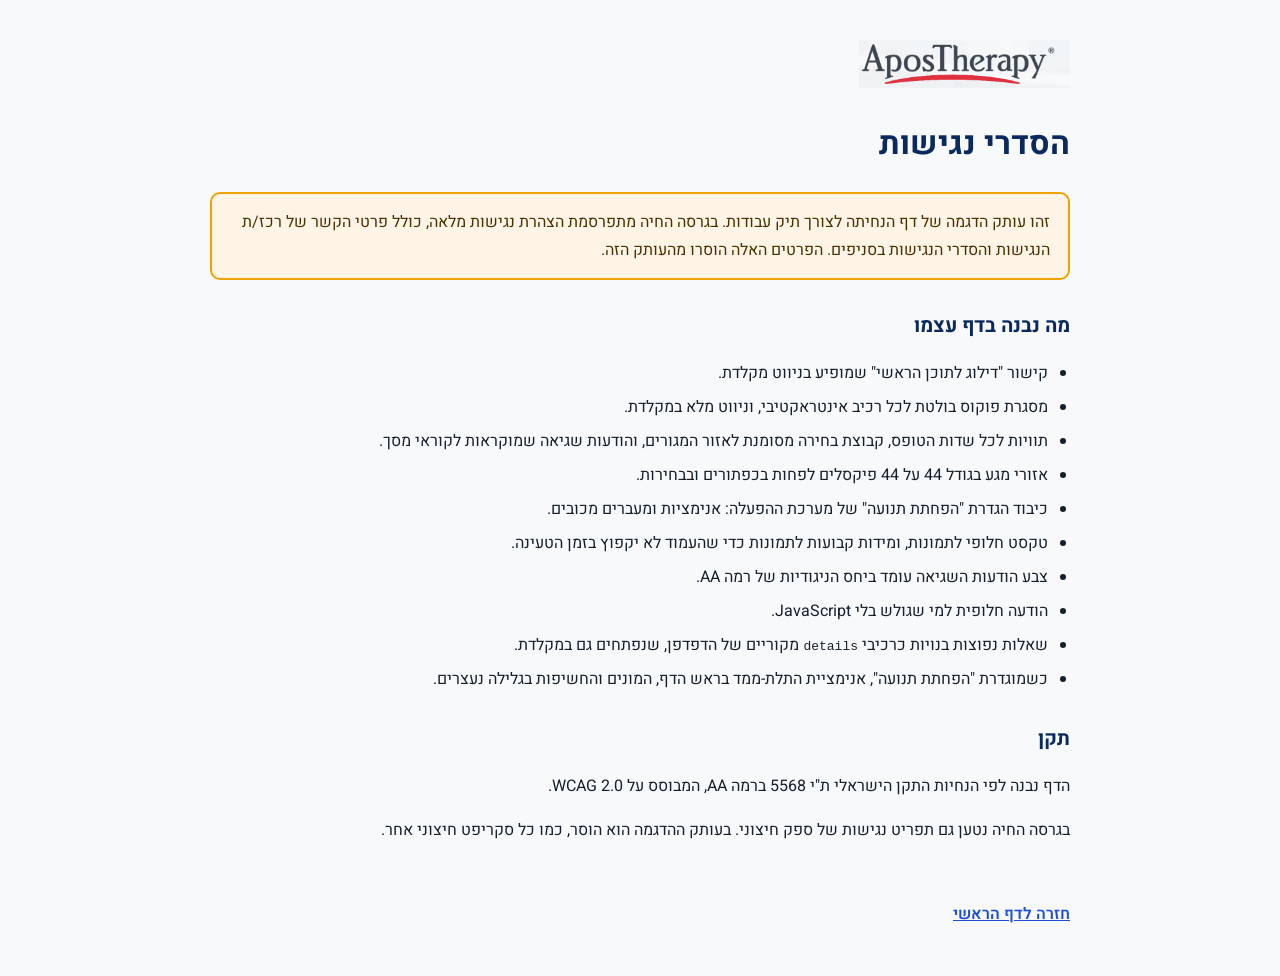
<file: accessibility.html>
<!DOCTYPE html>
<html lang="he" dir="rtl">
  <head>
    <meta charset="UTF-8" />
    <meta name="viewport" content="width=device-width, initial-scale=1.0" />
    <title>הסדרי נגישות (עותק הדגמה) | אפוסתרפיה</title>
    <meta name="description" content="עמוד נגישות מקוצר לעותק ההדגמה של דף הנחיתה: מה נבנה בדף עצמו כדי לעמוד בתקן הישראלי 5568 ברמה AA." />
    <meta name="robots" content="noindex" />
    <link rel="canonical" href="https://galasulin.github.io/apostherapy-research-landing/accessibility.html" />
    <link rel="icon" type="image/svg+xml" href="./favicon.svg" />
    <link rel="preconnect" href="https://fonts.googleapis.com" />
    <link rel="preconnect" href="https://fonts.gstatic.com" crossorigin />
    <link href="https://fonts.googleapis.com/css2?family=Heebo:wght@400;600;700&display=swap" rel="stylesheet" />
    <style>
      html,body{font-family:'Heebo',system-ui,sans-serif;margin:0;background:#f7f9fb;color:#16202b;line-height:1.75}
      .container{max-width:860px;margin:0 auto;padding:40px 22px}
      .logo{margin-bottom:28px}
      .logo img{max-height:48px;width:auto;display:block}
      h1{font-size:clamp(26px,4vw,32px);font-weight:700;margin:0 0 20px;color:#0a2a5e}
      h2{font-size:20px;color:#0a2a5e;margin:28px 0 10px}
      ul{padding-inline-start:22px}
      li{margin:6px 0}
      .note{background:#fff4e5;border:2px solid #f0a202;border-radius:10px;padding:14px 18px;color:#4a3000}
      a{color:#1d4ed8}
      a:focus-visible{outline:3px solid #1d4ed8;outline-offset:2px;border-radius:4px}
      .back-link{display:inline-flex;align-items:center;min-height:44px;margin-top:32px;font-weight:600}
      .skip-link{position:absolute;right:8px;top:-60px;z-index:100;padding:12px 20px;background:#0a2a5e;color:#fff;font-weight:700;text-decoration:none;border-radius:0 0 8px 8px;transition:top .15s}
      .skip-link:focus{top:0}
      @media (prefers-reduced-motion: reduce){*{transition-duration:.001ms!important;animation-duration:.001ms!important}}
    </style>
  </head>
  <body>
    <a class="skip-link" href="#acc-content">דילוג לתוכן</a>
    <main id="acc-content" class="container">
      <div class="logo"><img src="./images/logo-dark.png" alt="לוגו אפוסתרפיה" width="211" height="48" /></div>
      <h1>הסדרי נגישות</h1>

      <p class="note">
        זהו עותק הדגמה של דף הנחיתה לצורך תיק עבודות. בגרסה החיה מתפרסמת הצהרת נגישות מלאה,
        כולל פרטי הקשר של רכז/ת הנגישות והסדרי הנגישות בסניפים. הפרטים האלה הוסרו מהעותק הזה.
      </p>

      <h2>מה נבנה בדף עצמו</h2>
      <ul>
        <li>קישור "דילוג לתוכן הראשי" שמופיע בניווט מקלדת.</li>
        <li>מסגרת פוקוס בולטת לכל רכיב אינטראקטיבי, וניווט מלא במקלדת.</li>
        <li>תוויות לכל שדות הטופס, קבוצת בחירה מסומנת לאזור המגורים, והודעות שגיאה שמוקראות לקוראי מסך.</li>
        <li>אזורי מגע בגודל 44 על 44 פיקסלים לפחות בכפתורים ובבחירות.</li>
        <li>כיבוד הגדרת "הפחתת תנועה" של מערכת ההפעלה: אנימציות ומעברים מכובים.</li>
        <li>טקסט חלופי לתמונות, ומידות קבועות לתמונות כדי שהעמוד לא יקפוץ בזמן הטעינה.</li>
        <li>צבע הודעות השגיאה עומד ביחס הניגודיות של רמה AA.</li>
        <li>הודעה חלופית למי שגולש בלי JavaScript.</li>
        <li>שאלות נפוצות בנויות כרכיבי <code>details</code> מקוריים של הדפדפן, שנפתחים גם במקלדת.</li>
        <li>כשמוגדרת "הפחתת תנועה", אנימציית התלת-ממד בראש הדף, המונים והחשיפות בגלילה נעצרים.</li>
      </ul>

      <h2>תקן</h2>
      <p>הדף נבנה לפי הנחיות התקן הישראלי ת"י 5568 ברמה AA, המבוסס על WCAG 2.0.</p>
      <p>בגרסה החיה נטען גם תפריט נגישות של ספק חיצוני. בעותק ההדגמה הוא הוסר, כמו כל סקריפט חיצוני אחר.</p>

      <a class="back-link" href="./index.html">חזרה לדף הראשי</a>
    </main>
  </body>
</html>
</file>
<file: style.css>
/* ===== Apostherapy - Premium Dark Landing ===== */
*,*::before,*::after{box-sizing:border-box}
html{scroll-behavior:smooth}
:root{
  /* light theme (default) */
  --bg-0:#eef1f6;
  --bg-1:#ffffff;
  --bg-2:#e7ecf3;
  --surface:#ffffff;
  --surface-2:#f4f7fb;
  --line:rgba(16,32,52,.10);
  --line-2:rgba(16,32,52,.17);
  --text:#101822;
  --muted:#54616f;
  --muted-2:#8693a3;
  --accent:#0bb3a6;
  --accent-2:#2f7ef0;
  --accent-soft:rgba(11,179,166,.12);
  --accent-glow:rgba(11,179,166,.30);
  --accent-text:#077a72;
  --red:#e63946;
  --on-accent:#04130f;
  --glass-bg:rgba(255,255,255,.82);
  --glass-border:rgba(16,32,52,.10);
  --nav-bg:rgba(255,255,255,.82);
  --grid-line:rgba(16,32,52,.05);
  --ghost-bg:rgba(16,32,52,.045);
  --ghost-bg-2:rgba(16,32,52,.085);
  --shadow-strong:0 34px 70px -28px rgba(20,45,80,.30);
  --chip-shadow:0 20px 40px -20px rgba(20,45,80,.30);
  --contact:rgba(20,45,80,.30);
  --font-display:'Rubik',system-ui,sans-serif;
  --font-body:'Heebo',system-ui,sans-serif;
  --radius:22px;
  --radius-sm:14px;
  --maxw:1240px;
  --ease:cubic-bezier(.22,.61,.36,1);
}
html[data-theme="dark"]{
  --bg-0:#06080c;--bg-1:#0a0e15;--bg-2:#0f141d;
  --surface:#111824;--surface-2:#161e2b;
  --line:rgba(255,255,255,.08);--line-2:rgba(255,255,255,.16);
  --text:#eaf0f7;--muted:#9aa7b9;--muted-2:#69768a;
  --accent:#22d3c4;--accent-2:#3aa0ff;
  --accent-soft:rgba(34,211,196,.14);--accent-glow:rgba(34,211,196,.42);
  --accent-text:#6fe3d9;
  --glass-bg:rgba(16,22,32,.72);--glass-border:rgba(255,255,255,.16);
  --nav-bg:rgba(8,11,16,.72);--grid-line:rgba(255,255,255,.08);
  --ghost-bg:rgba(255,255,255,.05);--ghost-bg-2:rgba(255,255,255,.10);
  --shadow-strong:0 50px 100px -40px rgba(0,0,0,.9);
  --chip-shadow:0 18px 40px -18px rgba(0,0,0,.8);
  --contact:rgba(0,0,0,.7);
}
html[data-font="editorial"]{--font-display:'Frank Ruhl Libre',serif;--font-body:'Heebo',sans-serif}
html[data-font="clean"]{--font-display:'Assistant',sans-serif;--font-body:'Heebo',sans-serif}

html,body{margin:0;padding:0}
body{
  font-family:var(--font-body);
  background:var(--bg-0);
  color:var(--text);
  line-height:1.6;
  -webkit-font-smoothing:antialiased;
  overflow-x:hidden;
  font-size:18px;
}
body[data-fx="soft"]{--accent-glow:rgba(34,211,196,.22)}
img{max-width:100%;display:block}
a{color:inherit;text-decoration:none}
button{font-family:inherit;cursor:pointer}
::selection{background:var(--accent);color:#04130f}

.wrap{max-width:var(--maxw);margin:0 auto;padding:0 28px}
.eyebrow{
  display:inline-flex;align-items:center;gap:10px;
  font-family:var(--font-display);font-weight:600;
  font-size:13px;letter-spacing:.16em;color:var(--accent-text,var(--accent));
  text-transform:none;
}
.eyebrow::before{content:"";width:26px;height:2px;border-radius:2px;
  background:linear-gradient(90deg,var(--accent),transparent)}
.section{position:relative;padding:118px 0}
.section-head{max-width:720px;margin:0 0 56px}
.section-head h2{
  font-family:var(--font-display);font-weight:800;
  font-size:clamp(30px,4.4vw,52px);line-height:1.08;
  letter-spacing:-.01em;margin:18px 0 0;
}
.section-head p{color:var(--muted);font-size:19px;margin:18px 0 0;max-width:60ch;text-wrap:pretty}

/* ===== Buttons ===== */
.btn{
  display:inline-flex;align-items:center;justify-content:center;gap:10px;
  font-family:var(--font-display);font-weight:600;font-size:17px;
  padding:15px 28px;border-radius:999px;border:1px solid transparent;
  transition:transform .25s var(--ease),box-shadow .25s var(--ease),background .25s;
  white-space:nowrap;
}
.btn-primary{
  color:#04130f;
  background:linear-gradient(120deg,var(--accent),var(--accent-2));
  box-shadow:0 10px 30px -8px var(--accent-glow),inset 0 1px 0 rgba(255,255,255,.4);
}
.btn-primary:hover{transform:translateY(-2px);box-shadow:0 18px 40px -10px var(--accent-glow),inset 0 1px 0 rgba(255,255,255,.5)}
.btn-ghost{
  color:var(--text);background:var(--ghost-bg);border-color:var(--line-2);
  backdrop-filter:blur(8px);-webkit-backdrop-filter:blur(8px);
}
.btn-ghost:hover{background:var(--ghost-bg-2);transform:translateY(-2px)}
.btn-lg{padding:18px 36px;font-size:18px}

/* ===== Nav ===== */
.nav{
  position:fixed;inset:0 0 auto 0;z-index:60;
  transition:background .3s,border-color .3s,backdrop-filter .3s;
  border-bottom:1px solid transparent;
}
.nav.scrolled{
  background:var(--nav-bg);-webkit-backdrop-filter:blur(18px) saturate(1.3);backdrop-filter:blur(18px) saturate(1.3);
  border-bottom-color:var(--line);
}
.nav-inner{display:flex;align-items:center;justify-content:space-between;gap:24px;height:78px}
.nav-logo{height:34px;width:auto;filter:drop-shadow(0 2px 8px rgba(0,0,0,.4))}
.nav-links{display:flex;align-items:center;gap:34px}
.nav-links a{color:var(--muted);font-size:16px;font-weight:500;transition:color .2s;position:relative}
.nav-links a:hover{color:var(--text)}
.nav-links a::after{content:"";position:absolute;inset:auto 0 -6px 0;height:2px;background:var(--accent);transform:scaleX(0);transform-origin:right;transition:transform .25s}
.nav-links a:hover::after{transform:scaleX(1)}
.nav-cta{display:flex;align-items:center;gap:14px}
.nav-phone{display:inline-flex;align-items:center;gap:8px;color:var(--text);font-weight:600;font-size:16px}
.nav-phone .ic{color:var(--accent)}
.nav-toggle{display:none;background:none;border:0;color:var(--text);padding:6px}

/* ===== Hero ===== */
.hero{position:relative;min-height:100svh;display:flex;align-items:center;padding:140px 0 90px;overflow:hidden}
.hero-bg{position:absolute;inset:0;z-index:0;pointer-events:none}
.hero-bg .mesh{position:absolute;inset:-20% -10%;
  background:
    radial-gradient(45% 55% at 18% 30%,var(--accent-soft),transparent 60%),
    radial-gradient(40% 50% at 85% 20%,rgba(58,160,255,.12),transparent 60%),
    radial-gradient(50% 60% at 70% 90%,rgba(34,211,196,.10),transparent 60%);
  filter:blur(20px);animation:meshFloat 18s ease-in-out infinite alternate}
.hero-bg .grid{position:absolute;inset:0;opacity:.7;
  background-image:linear-gradient(var(--grid-line) 1px,transparent 1px),linear-gradient(90deg,var(--grid-line) 1px,transparent 1px);
  background-size:64px 64px;
  mask-image:radial-gradient(70% 70% at 50% 40%,#000 0%,transparent 75%);
  -webkit-mask-image:radial-gradient(70% 70% at 50% 40%,#000 0%,transparent 75%)}
.hero-bg .vignette{position:absolute;inset:0;background:radial-gradient(120% 90% at 50% 0%,transparent 50%,var(--bg-0) 100%)}
@keyframes meshFloat{0%{transform:translate3d(0,0,0) scale(1)}100%{transform:translate3d(2%,-2%,0) scale(1.08)}}

.hero-grid{position:relative;z-index:2;display:grid;grid-template-columns:1fr 1.32fr;gap:40px;align-items:center}
.hero-copy{max-width:560px}
.hero h1{
  font-family:var(--font-display);font-weight:800;
  font-size:clamp(38px,5.6vw,68px);line-height:1.04;letter-spacing:-.02em;
  margin:20px 0 0;
}
.hero h1 .grad{
  background:linear-gradient(120deg,var(--accent-text,var(--accent)),var(--accent-2));
  -webkit-background-clip:text;background-clip:text;-webkit-text-fill-color:transparent;color:transparent;
}
@supports not ((-webkit-background-clip:text) or (background-clip:text)){
  .hero h1 .grad,.stat .num{-webkit-text-fill-color:var(--accent-text,var(--accent))!important;color:var(--accent-text,var(--accent))!important;background:none!important}
}
.hero-sub{color:var(--muted);font-size:20px;margin:24px 0 0;max-width:52ch;text-wrap:pretty}
.hero-actions{display:flex;flex-wrap:wrap;gap:16px;margin:38px 0 0}
.hero-trust{display:flex;align-items:center;gap:18px;margin:34px 0 0;color:var(--muted-2);font-size:15px;flex-wrap:wrap}
.hero-trust .dot{width:5px;height:5px;border-radius:50%;background:var(--accent)}
.hero-trust b{color:var(--text);font-weight:700}

/* ===== 3D Shoe Stage ===== */
.stage{position:relative;height:620px;perspective:1500px;perspective-origin:50% 45%}
.stage-glow{position:absolute;left:50%;top:48%;width:560px;height:560px;transform:translate(-50%,-50%);
  background:radial-gradient(circle,var(--accent-glow),transparent 62%);filter:blur(20px);opacity:.9;
  animation:glowPulse 6s ease-in-out infinite}
@keyframes glowPulse{0%,100%{opacity:.7;transform:translate(-50%,-50%) scale(1)}50%{opacity:1;transform:translate(-50%,-50%) scale(1.08)}}

.shoe3d{position:absolute;inset:0;display:grid;place-items:center;transform-style:preserve-3d;
  transform:rotateX(var(--rx,0deg)) rotateY(var(--ry,0deg));
  transition:none;will-change:transform}
.shoe3d-inner{position:relative;width:min(660px,98%);transform-style:preserve-3d;animation:floatY 7s ease-in-out infinite}
@keyframes floatY{0%,100%{transform:translateY(0) translateZ(0)}50%{transform:translateY(-16px) translateZ(20px)}}

.shoe-card{
  position:relative;width:100%;aspect-ratio:1740/1000;border-radius:26px;overflow:hidden;
  transform:translateZ(40px);transform-style:preserve-3d;
  box-shadow:var(--shadow-strong),0 0 0 1px var(--line);
}
.shoe-card .img{position:absolute;inset:0;background:url('./images/shoe-hero.jpg') center/cover no-repeat;background-image:image-set(url('./images/shoe-hero.webp') type('image/webp'),url('./images/shoe-hero.jpg') type('image/jpeg'));transform:scale(1.02)}
.shoe-card .grad{position:absolute;inset:0;background:linear-gradient(180deg,rgba(6,8,12,.05),rgba(6,8,12,.30))}
.shoe-card .sheen{position:absolute;inset:0;background:linear-gradient(115deg,transparent 30%,rgba(255,255,255,.18) 47%,transparent 60%);
  transform:translateX(-30%);mix-blend-mode:screen;opacity:.0;transition:opacity .3s}
.stage:hover .shoe-card .sheen{opacity:1;animation:sheenSweep 2.4s var(--ease)}
@keyframes sheenSweep{0%{transform:translateX(-60%)}100%{transform:translateX(60%)}}
.shoe-card .ring{position:absolute;inset:0;border-radius:26px;border:1px solid rgba(255,255,255,.18);pointer-events:none}

.shoe-shadow{position:absolute;left:50%;bottom:6%;width:62%;height:42px;transform:translateX(-50%) translateZ(-30px);
  background:radial-gradient(50% 60% at 50% 50%,var(--contact),transparent 70%);filter:blur(12px)}

/* floating chips */
.chip{
  position:absolute;display:flex;align-items:center;gap:9px;
  padding:11px 16px;border-radius:14px;font-size:15px;font-weight:600;
  background:var(--glass-bg);backdrop-filter:blur(14px);
  border:1px solid var(--glass-border);box-shadow:var(--chip-shadow);
  white-space:nowrap;color:var(--text);-webkit-backdrop-filter:blur(14px);
}
.chip .num{font-family:var(--font-display);font-weight:800;color:var(--accent-text,var(--accent));font-size:17px}
.chip-a{top:8%;right:-2%;transform:translateZ(95px)}
.chip-b{bottom:14%;left:-4%;transform:translateZ(120px)}
.chip-c{top:46%;left:2%;transform:translateZ(70px)}
.chip .pulse{width:9px;height:9px;border-radius:50%;background:var(--accent);box-shadow:0 0 0 0 var(--accent-glow);animation:pulse 2.2s infinite}
@keyframes pulse{0%{box-shadow:0 0 0 0 var(--accent-glow)}70%{box-shadow:0 0 0 10px transparent}100%{box-shadow:0 0 0 0 transparent}}

/* orbit ring */
.orbit-ring{position:absolute;left:50%;top:50%;width:640px;height:640px;margin:-320px -320px;
  border-radius:50%;border:1px solid var(--line-2);
  transform:translateZ(-40px) rotateX(74deg) rotateZ(0deg);transform-style:preserve-3d;
  opacity:0;transition:opacity .4s;pointer-events:none}
.orbit-ring::after{content:"";position:absolute;top:-6px;left:50%;width:12px;height:12px;margin-left:-6px;border-radius:50%;
  background:var(--accent);box-shadow:0 0 18px 4px var(--accent-glow)}

/* stage floor */
.stage-floor{position:absolute;left:50%;bottom:-4%;width:760px;height:360px;margin-left:-380px;
  transform:rotateX(76deg);transform-origin:50% 100%;opacity:0;transition:opacity .4s;pointer-events:none;
  background-image:linear-gradient(var(--line-2) 1px,transparent 1px),linear-gradient(90deg,var(--line-2) 1px,transparent 1px);
  background-size:44px 44px;
  mask-image:radial-gradient(60% 70% at 50% 30%,#000,transparent 75%);
  -webkit-mask-image:radial-gradient(60% 70% at 50% 30%,#000,transparent 75%)}

/* mode switches */
.stage[data-hero-mode="orbit"]{cursor:grab}
.stage[data-hero-mode="orbit"].grabbing{cursor:grabbing}
.stage[data-hero-mode="orbit"] .orbit-ring{opacity:1;animation:ringSpin 14s linear infinite}
@keyframes orbitSpin{0%,100%{transform:rotateY(-24deg) rotateX(4deg)}50%{transform:rotateY(24deg) rotateX(-3deg)}}
@keyframes ringSpin{to{transform:translateZ(-40px) rotateX(74deg) rotateZ(360deg)}}
.stage[data-hero-mode="stage"] .shoe3d{animation:stageSway 9s ease-in-out infinite;transition:none}
.stage[data-hero-mode="stage"] .stage-floor{opacity:.8}
.stage[data-hero-mode="stage"] .stage-glow{opacity:.5}
@keyframes stageSway{0%,100%{transform:rotateY(-12deg) rotateX(6deg) translateY(-4px)}50%{transform:rotateY(12deg) rotateX(2deg) translateY(8px)}}

@media (prefers-reduced-motion:reduce){
  .shoe3d,.shoe3d-inner,.stage-glow,.hero-bg .mesh{animation:none!important}
}

/* ===== Stats ===== */
.stats{position:relative;z-index:2;border-top:1px solid var(--line);border-bottom:1px solid var(--line);
  background:linear-gradient(180deg,var(--bg-1),var(--bg-0))}
.stats-grid{display:grid;grid-template-columns:repeat(4,1fr);gap:0}
.stat{padding:46px 28px;text-align:center;position:relative}
.stat:not(:last-child)::after{content:"";position:absolute;inset:24% 0 24% auto;left:0;width:1px;background:var(--line)}
.stat .num{font-family:var(--font-display);font-weight:800;font-size:clamp(40px,5vw,62px);line-height:1;
  background:linear-gradient(120deg,var(--accent-text,var(--accent)),var(--accent-2));-webkit-background-clip:text;background-clip:text;-webkit-text-fill-color:transparent;color:transparent;
  letter-spacing:-.02em}
.stat .num .suf{font-size:.5em;vertical-align:.25em;margin-inline-start:2px}
.stat .lbl{color:var(--muted);font-size:16px;margin-top:14px;line-height:1.4;text-wrap:balance}

.chips-row{display:flex;flex-wrap:wrap;gap:12px;justify-content:center;padding:40px 0 0}
.feat-chip{display:inline-flex;align-items:center;gap:9px;padding:11px 20px;border-radius:999px;
  background:var(--surface);border:1px solid var(--line);font-size:16px;color:var(--text);font-weight:500}
.feat-chip .ic{color:var(--accent);display:flex}

/* ===== Approach / device ===== */
.approach-grid{display:grid;grid-template-columns:1fr 1fr;gap:60px;align-items:center}
.device-visual{position:relative;border-radius:var(--radius);overflow:hidden;border:1px solid var(--line);
  box-shadow:var(--shadow-strong)}
.device-visual img{width:100%;height:100%;object-fit:cover;aspect-ratio:4/3}
.device-visual .scrim{position:absolute;inset:0;background:linear-gradient(120deg,rgba(6,8,12,.4),transparent 50%)}
.callout{position:absolute;display:flex;align-items:center;gap:10px;padding:10px 15px;border-radius:12px;
  background:var(--glass-bg);backdrop-filter:blur(12px);border:1px solid var(--glass-border);font-size:14px;font-weight:600;color:var(--text)}
.callout .pulse{width:8px;height:8px;border-radius:50%;background:var(--accent);box-shadow:0 0 0 0 var(--accent-glow);animation:pulse 2.2s infinite}
.callout.c1{top:14%;right:6%}
.callout.c2{bottom:16%;left:6%}

.approach-list{display:flex;flex-direction:column;gap:8px;margin:28px 0 0}
.approach-item{display:flex;gap:18px;padding:20px;border-radius:var(--radius-sm);border:1px solid transparent;transition:border-color .25s,background .25s}
.approach-item:hover{border-color:var(--line);background:var(--surface)}
.approach-item .idx{font-family:var(--font-display);font-weight:800;font-size:20px;color:var(--accent-text,var(--accent));min-width:42px;
  height:42px;display:grid;place-items:center;border:1px solid var(--line-2);border-radius:12px;background:var(--accent-soft)}
.approach-item h4{margin:0 0 4px;font-size:19px;font-family:var(--font-display);font-weight:700}
.approach-item p{margin:0;color:var(--muted);font-size:16px}

/* ===== Benefits ===== */
.bene-grid{display:grid;grid-template-columns:repeat(3,1fr);gap:22px}
.bene{position:relative;padding:34px 30px;border-radius:var(--radius);background:var(--surface);
  border:1px solid var(--line);overflow:hidden;transition:transform .3s var(--ease),border-color .3s}
.bene::before{content:"";position:absolute;inset:0;border-radius:var(--radius);padding:1px;
  background:linear-gradient(140deg,var(--accent),transparent 40%);opacity:0;transition:opacity .3s;
  -webkit-mask:linear-gradient(#000 0 0) content-box,linear-gradient(#000 0 0);-webkit-mask-composite:xor;mask-composite:exclude}
.bene:hover{transform:translateY(-6px)}
.bene:hover::before{opacity:1}
.bene .icw{width:54px;height:54px;border-radius:14px;display:grid;place-items:center;margin-bottom:22px;
  background:var(--accent-soft);border:1px solid var(--line-2);color:var(--accent)}
.bene h3{font-family:var(--font-display);font-weight:700;font-size:21px;margin:0 0 10px;line-height:1.25}
.bene p{margin:0;color:var(--muted);font-size:16.5px;text-wrap:pretty}
.bene.span2{grid-column:span 2}

/* ===== Funds ===== */
.funds{text-align:center}
.funds-row{display:flex;flex-wrap:wrap;gap:14px;justify-content:center;margin-top:38px}
.fund{display:flex;align-items:center;justify-content:center;min-width:170px;height:74px;padding:0 26px;
  border-radius:16px;background:var(--surface);border:1px solid var(--line);
  font-family:var(--font-display);font-weight:700;font-size:21px;color:var(--text);
  transition:border-color .25s,transform .25s,color .25s}
.fund:hover{border-color:var(--accent);transform:translateY(-3px)}
.fund img.fund-logo{max-height:44px;max-width:130px;width:auto;object-fit:contain;display:block;mix-blend-mode:multiply}
.fund-name{display:none}
.fund small{display:block;font-size:11px;font-weight:500;color:var(--muted-2);margin-top:2px}

/* ===== Video ===== */
.video-shell{position:relative;border-radius:var(--radius);overflow:hidden;border:1px solid var(--line-2);
  box-shadow:var(--shadow-strong);aspect-ratio:16/9;background:#000;cursor:default;max-width:840px;margin:0 auto}
.video-shell .poster{position:absolute;inset:0;width:100%;height:100%;object-fit:cover;opacity:.85}
.video-shell .vscrim{position:absolute;inset:0;background:radial-gradient(circle at 50% 50%,transparent,rgba(6,8,12,.55))}
.video-shell iframe{position:absolute;inset:0;width:100%;height:100%;border:0}
.play{position:absolute;left:50%;top:50%;transform:translate(-50%,-50%);width:92px;height:92px;border-radius:50%;
  display:grid;place-items:center;background:linear-gradient(120deg,var(--accent),var(--accent-2));
  box-shadow:0 0 0 0 var(--accent-glow),0 20px 50px -10px var(--accent-glow);animation:playPulse 2.6s infinite}
.play svg{margin-inline-start:6px}
@keyframes playPulse{0%{box-shadow:0 0 0 0 var(--accent-glow),0 20px 50px -10px var(--accent-glow)}70%{box-shadow:0 0 0 26px transparent,0 20px 50px -10px var(--accent-glow)}100%{box-shadow:0 0 0 0 transparent,0 20px 50px -10px var(--accent-glow)}}
.video-glow{position:absolute;inset:-10% 10%;z-index:-1;background:radial-gradient(circle,var(--accent-glow),transparent 60%);filter:blur(50px);opacity:.5}

/* ===== Form / CTA ===== */
.cta{position:relative;overflow:hidden}
.cta-card{position:relative;display:grid;grid-template-columns:1fr 1fr;gap:0;border-radius:28px;overflow:hidden;
  border:1px solid var(--line-2);background:var(--surface);box-shadow:var(--shadow-strong)}
.cta-left{padding:56px 50px;position:relative;
  background:linear-gradient(150deg,rgba(34,211,196,.10),rgba(58,160,255,.06)),var(--bg-1);
  border-inline-end:1px solid var(--line)}
.cta-left h2{font-family:var(--font-display);font-weight:800;font-size:clamp(28px,3.6vw,42px);line-height:1.1;margin:18px 0 0}
.cta-left p{color:var(--muted);font-size:18px;margin:18px 0 0}
.cta-points{list-style:none;padding:0;margin:30px 0 0;display:flex;flex-direction:column;gap:14px}
.cta-points li{display:flex;gap:12px;align-items:flex-start;font-size:16.5px}
.cta-points .ic{color:var(--accent);margin-top:3px;flex:none}
.cta-phone{margin-top:36px;display:inline-flex;align-items:center;gap:12px;font-size:17px;color:var(--muted)}
.cta-phone b{font-family:var(--font-display);font-size:22px;color:var(--text);direction:ltr}

.cta-form{padding:48px 46px;background:var(--surface-2)}
.cta-form h3{font-family:var(--font-display);font-weight:700;font-size:22px;margin:0 0 6px}
.cta-form .req{color:var(--muted-2);font-size:14px;margin:0 0 24px}
.field{margin-bottom:18px}
.field label,.field .field-label{display:block;font-size:14px;color:var(--muted);margin-bottom:8px;font-weight:500}
.field input,.field select{
  width:100%;padding:14px 16px;border-radius:12px;background:var(--bg-1);
  border:1px solid var(--line-2);color:var(--text);font-family:inherit;font-size:16px;transition:border-color .2s,box-shadow .2s}
.field input::placeholder{color:var(--muted-2)}
.field input:focus,.field select:focus{outline:none;border-color:var(--accent);box-shadow:0 0 0 4px var(--accent-soft)}
.field.invalid input,.field.invalid select{border-color:var(--red)}
.field .err{display:none;color:var(--red);font-size:13px;margin-top:6px}
.field.invalid .err{display:block}
.field-row{display:grid;grid-template-columns:1fr 1fr;gap:16px}
.check{display:flex;align-items:flex-start;gap:11px;margin:6px 0 22px;cursor:pointer;font-size:14.5px;color:var(--muted)}
.check input{margin-top:3px;accent-color:var(--accent);width:18px;height:18px;flex:none}
.check a{color:var(--accent-text,var(--accent));text-decoration:underline}
.form-submit{width:100%}
.form-success{display:none;text-align:center;padding:30px 10px}
.form-success.show{display:block;animation:fadeUp .5s var(--ease)}
.form-success .ok{width:72px;height:72px;border-radius:50%;margin:0 auto 18px;display:grid;place-items:center;
  background:var(--accent-soft);border:1px solid var(--accent);color:var(--accent)}
.form-success h3{font-family:var(--font-display);font-size:24px;margin:0 0 8px}
.form-success p{color:var(--muted);margin:0}

/* ===== Footer ===== */
.footer{border-top:1px solid var(--line);padding:64px 0 40px;background:var(--bg-2)}
.footer-top{display:flex;justify-content:space-between;align-items:flex-start;gap:30px;flex-wrap:wrap}
.footer img{height:32px;width:auto;opacity:.92}
.footer-links{display:flex;gap:26px;flex-wrap:wrap}
.footer-links a{color:var(--muted);font-size:15px;transition:color .2s}
.footer-links a:hover{color:var(--accent)}
.footer-disc{color:var(--muted-2);font-size:13.5px;margin:34px 0 0;max-width:760px;line-height:1.7}
.footer-base{display:flex;justify-content:space-between;align-items:center;gap:16px;margin-top:30px;padding-top:24px;border-top:1px solid var(--line);flex-wrap:wrap}
.footer-base span{color:var(--muted-2);font-size:14px}

/* ===== Reveal ===== */
.reveal{opacity:0;transform:translateY(28px);transition:opacity .7s var(--ease),transform .7s var(--ease)}
.reveal.in{opacity:1;transform:none}
.reveal[data-d="1"]{transition-delay:.08s}.reveal[data-d="2"]{transition-delay:.16s}
.reveal[data-d="3"]{transition-delay:.24s}.reveal[data-d="4"]{transition-delay:.32s}
@keyframes fadeUp{from{opacity:0;transform:translateY(14px)}to{opacity:1;transform:none}}

/* ===== Responsive ===== */
@media(max-width:1080px){
  .section{padding:96px 0}
}
@media(max-width:980px){
  .hero{min-height:auto}
  .hero-grid{grid-template-columns:1fr;gap:30px}
  .hero-copy{max-width:640px}
  .stage{height:520px;margin-top:6px}
  .approach-grid{grid-template-columns:1fr;gap:40px}
  .bene-grid{grid-template-columns:1fr 1fr}
  .bene.span2{grid-column:span 1}
  .cta-card{grid-template-columns:1fr}
  .cta-left{border-inline-end:0;border-bottom:1px solid var(--line)}
  .stats-grid{grid-template-columns:repeat(2,1fr)}
  .stat:nth-child(2)::after{display:none}
  .stat:nth-child(-n+2){border-bottom:1px solid var(--line)}
  .section-head{margin-bottom:42px}
}
@media(max-width:680px){
  body{font-size:16.5px}
  .wrap{padding:0 18px}
  .section{padding:72px 0}
  .nav-links{display:none}
  .nav-phone span{display:none}
  .nav-inner{height:68px}
  .nav-logo{height:30px}
  .hero{padding:110px 0 50px}
  .hero-actions{gap:12px}
  .hero-actions .btn{flex:1 1 auto}
  .stage{height:400px}
  .shoe3d-inner{width:96%}
  .chip{font-size:12.5px;padding:8px 12px;border-radius:12px}
  .chip .num{font-size:15px}
  .bene-grid{grid-template-columns:1fr}
  .field-row{grid-template-columns:1fr}
  .cta-left,.cta-form{padding:32px 22px}
  .footer-top{flex-direction:column;gap:22px}
  .footer-base{flex-direction:column;align-items:flex-start}
}
@media(max-width:440px){
  .wrap{padding:0 15px}
  .btn{padding:13px 20px;font-size:16px}
  .btn-lg{padding:15px 22px;font-size:16.5px}
  .nav-phone{display:none}
  .stats-grid{grid-template-columns:repeat(2,1fr)}
  .stat{padding:30px 14px}
  .stat .num{font-size:36px}
  .stat .lbl{font-size:14px}
  .stage{height:280px}
  .chip-a{right:0}
  .chip-b{left:0}
  .feat-chip{font-size:14px;padding:9px 14px}
  .fund{min-width:140px;height:64px;font-size:18px}
}

/* ===== Lead form hooks + mobile bar ===== */
.warning{display:none;color:var(--red);font-size:13.5px;margin-top:7px;font-weight:500}
.bdika-text{margin-bottom:22px}
.bdika-text h3{font-family:var(--font-display);font-weight:700;font-size:23px;margin:0 0 6px}
.bdika-text>p{color:var(--muted);font-size:16px;margin:0}
.bdika-text h2{font-family:var(--font-display);font-weight:800;font-size:26px;line-height:1.3;margin:6px 0 0;text-align:center}
.bdika-text .links{display:flex;gap:14px;justify-content:center;margin-top:24px}
.bdika-text .links a{width:54px;height:54px;border-radius:50%;display:grid;place-items:center;background:var(--accent-soft);border:1px solid var(--line-2);transition:transform .2s}
.bdika-text .links a:hover{transform:translateY(-3px)}
.bdika-text .links img{width:24px;height:24px;object-fit:contain}

.radios{display:grid;grid-template-columns:repeat(4,1fr);gap:10px;margin-top:8px}
.radio{position:relative}
.radio input{position:absolute;opacity:0;inset:0;width:100%;height:100%;cursor:pointer;margin:0}
.radio label{display:flex;align-items:center;justify-content:center;height:48px;border-radius:12px;margin:0;
  background:var(--bg-1);border:1px solid var(--line-2);font-size:15.5px;color:var(--text);cursor:pointer;
  transition:border-color .2s,background .2s,box-shadow .2s}
.radio input:checked+label{border-color:var(--accent);background:var(--accent-soft);font-weight:700;box-shadow:0 0 0 3px var(--accent-soft)}
.radio:hover label{border-color:var(--accent)}

input[type="submit"].btn{width:100%;border:0;cursor:pointer;-webkit-appearance:none;appearance:none}

.mobile.btns{display:none}
.close-btn{display:none}
.call-btn.noPhone{display:none!important}
@media(max-width:680px){
  .mobile.btns{display:flex;position:fixed;inset:auto 0 0 0;z-index:55;
    background:var(--surface);border-top:1px solid var(--line);box-shadow:0 -10px 30px -12px rgba(20,45,80,.18)}
  .mobile.btns .open-btn,.mobile.btns .call-btn{flex:1;display:flex;align-items:center;justify-content:center;gap:9px;
    padding:15px 12px;font-size:14.5px;font-weight:700;cursor:pointer;text-align:center;line-height:1.2}
  .mobile.btns .open-btn{background:linear-gradient(120deg,var(--accent),var(--accent-2));color:var(--on-accent)}
  .mobile.btns .call-btn{color:var(--text)}
  .mobile.btns img{width:22px;height:22px;object-fit:contain}
  body{padding-bottom:66px}
  .radios{grid-template-columns:repeat(2,1fr)}
}

/* ===== Accessibility (WCAG 2.1 AA) ===== */
a:focus-visible,button:focus-visible,input:focus-visible,select:focus-visible,[tabindex]:focus-visible{
  outline:3px solid var(--accent-2);outline-offset:2px;border-radius:6px}
.radio input:focus-visible+label{outline:3px solid var(--accent-2);outline-offset:2px}
.skip-link{position:absolute;top:-52px;right:16px;z-index:100;background:var(--text);color:var(--bg-1);
  padding:10px 18px;border-radius:0 0 10px 10px;font-weight:600;transition:top .2s}
.skip-link:focus{top:0}

/* ============================================================
   ממצאי מחקר + שאלות נפוצות + נגישות - נוסף 18.8.26
   ============================================================ */

/* --- מקטע ממצאי המחקר --- */
.evidence{background:linear-gradient(180deg,var(--bg-1),var(--bg-0))}
.ev-grid{
  display:grid;
  grid-template-columns:repeat(auto-fit,minmax(250px,1fr));
  gap:20px;
  margin-top:44px;
}
.ev-card{
  background:var(--surface);
  border:1px solid var(--line);
  border-radius:var(--radius);
  padding:30px 26px;
  box-shadow:var(--chip-shadow);
}
.ev-card .ev-num{
  font-family:var(--font-display);
  font-weight:800;
  font-size:clamp(38px,5vw,52px);
  line-height:1;
  letter-spacing:-.02em;
  background:linear-gradient(120deg,var(--accent),var(--accent-2));
  -webkit-background-clip:text;
  background-clip:text;
  color:transparent;
}
.ev-card h3{
  font-family:var(--font-display);
  font-size:19px;
  font-weight:700;
  margin:14px 0 8px;
  color:var(--text);
}
.ev-card p{color:var(--muted);font-size:16px;line-height:1.65;margin:0}

.ev-note{
  margin-top:26px;
  background:var(--surface-2);
  border:1px solid var(--line);
  border-radius:var(--radius);
  padding:32px 30px;
}
.ev-note h3{
  font-family:var(--font-display);
  font-size:22px;
  font-weight:700;
  margin:0 0 14px;
  color:var(--text);
}
.ev-note p{color:var(--muted);font-size:17px;line-height:1.75;margin:0 0 14px;max-width:78ch}
.ev-note p:last-child{margin-bottom:0}
.ev-note .ev-disc{
  font-size:14.5px;
  color:var(--muted-2);
  border-top:1px solid var(--line);
  padding-top:16px;
  margin-top:20px;
}

/* --- שאלות נפוצות --- */
.faq-list{max-width:840px;margin:40px auto 0;display:flex;flex-direction:column;gap:12px}
.faq-item{
  background:var(--surface);
  border:1px solid var(--line);
  border-radius:var(--radius-sm);
  overflow:hidden;
  transition:border-color .2s var(--ease);
}
.faq-item[open]{border-color:var(--line-2)}
.faq-item summary{
  cursor:pointer;
  list-style:none;
  padding:20px 24px;
  min-height:44px;
  display:flex;
  align-items:center;
  justify-content:space-between;
  gap:16px;
  font-family:var(--font-display);
  font-weight:600;
  font-size:17.5px;
  color:var(--text);
}
.faq-item summary::-webkit-details-marker{display:none}
.faq-item summary::after{
  content:"";
  flex:none;
  width:11px;height:11px;
  border-right:2.5px solid var(--accent);
  border-bottom:2.5px solid var(--accent);
  transform:rotate(45deg);
  transition:transform .25s var(--ease);
}
.faq-item[open] summary::after{transform:rotate(-135deg)}
.faq-item summary:hover{background:var(--ghost-bg)}
.faq-a{padding:0 24px 22px}
.faq-a p{color:var(--muted);font-size:16.5px;line-height:1.75;margin:0;max-width:72ch}

/* --- נגישות --- */
.skip-link{
  position:absolute;
  right:8px;top:-60px;
  z-index:10000;
  padding:12px 20px;
  background:var(--text);
  color:var(--bg-1);
  font-weight:700;
  text-decoration:none;
  border-radius:0 0 8px 8px;
  transition:top .15s ease-in-out;
}
.skip-link:focus{top:0}

a:focus-visible,button:focus-visible,input:focus-visible,
select:focus-visible,textarea:focus-visible,summary:focus-visible,
[tabindex]:focus-visible{
  outline:3px solid var(--accent-2);
  outline-offset:2px;
  border-radius:6px;
}

/* שדה מלכודת לבוטים */
.hp-field{
  position:absolute !important;
  width:1px;height:1px;
  overflow:hidden;
  clip:rect(0 0 0 0);
  clip-path:inset(50%);
  white-space:nowrap;
}

/* חלופה כשאין JavaScript */
.noscript-fallback{
  padding:16px 18px;
  margin-bottom:16px;
  background:#fff4e5;
  border:2px solid #f0a202;
  border-radius:10px;
  color:#4a3000;
  line-height:1.6;
  font-size:15px;
}
.noscript-fallback a{color:#1d4ed8;font-weight:700}

/* אזור מגע מינימלי */
.radios .radio label,.check{min-height:44px;display:inline-flex;align-items:center}

/* הפחתת אנימציה לפי בקשת המשתמש */
@media (prefers-reduced-motion: reduce){
  html{scroll-behavior:auto}
  *,*::before,*::after{
    animation-duration:.001ms !important;
    animation-iteration-count:1 !important;
    transition-duration:.001ms !important;
  }
  .reveal{opacity:1 !important;transform:none !important}
}

/* הודעות שגיאה - ניגודיות תקנית */
.warning{color:#b3261e}
html[data-theme="dark"] .warning{color:#ff8a80}

/* ============================================================
   Portfolio demo build additions
   (click-to-load video, demo notice, disabled phone CTA)
   ============================================================ */
.video-shell .play{border:0;padding:0;cursor:pointer;z-index:2}
.video-shell .play:focus-visible{outline:3px solid #fff;outline-offset:4px}
.video-shell iframe{z-index:3}
.demo-msg{margin:0 0 16px;padding:14px 16px;border-radius:12px;background:var(--accent-soft);
  border:1px solid var(--accent);color:var(--text);font-weight:600;font-size:15.5px;line-height:1.5}
.demo-msg[hidden]{display:none}
.demo-num{direction:ltr;unicode-bidi:isolate}
.demo-ribbon{margin-top:12px;font-size:13px}
.demo-toast{position:fixed;left:50%;bottom:24px;z-index:10001;transform:translate(-50%,20px);
  max-width:min(92vw,520px);padding:14px 20px;border-radius:14px;background:var(--text);color:var(--bg-1);
  font-size:16px;line-height:1.5;text-align:center;box-shadow:var(--shadow-strong);
  opacity:0;pointer-events:none;transition:opacity .2s var(--ease),transform .2s var(--ease)}
.demo-toast.show{opacity:1;transform:translate(-50%,0)}
@media(max-width:680px){.demo-toast{bottom:84px}}
</file>
